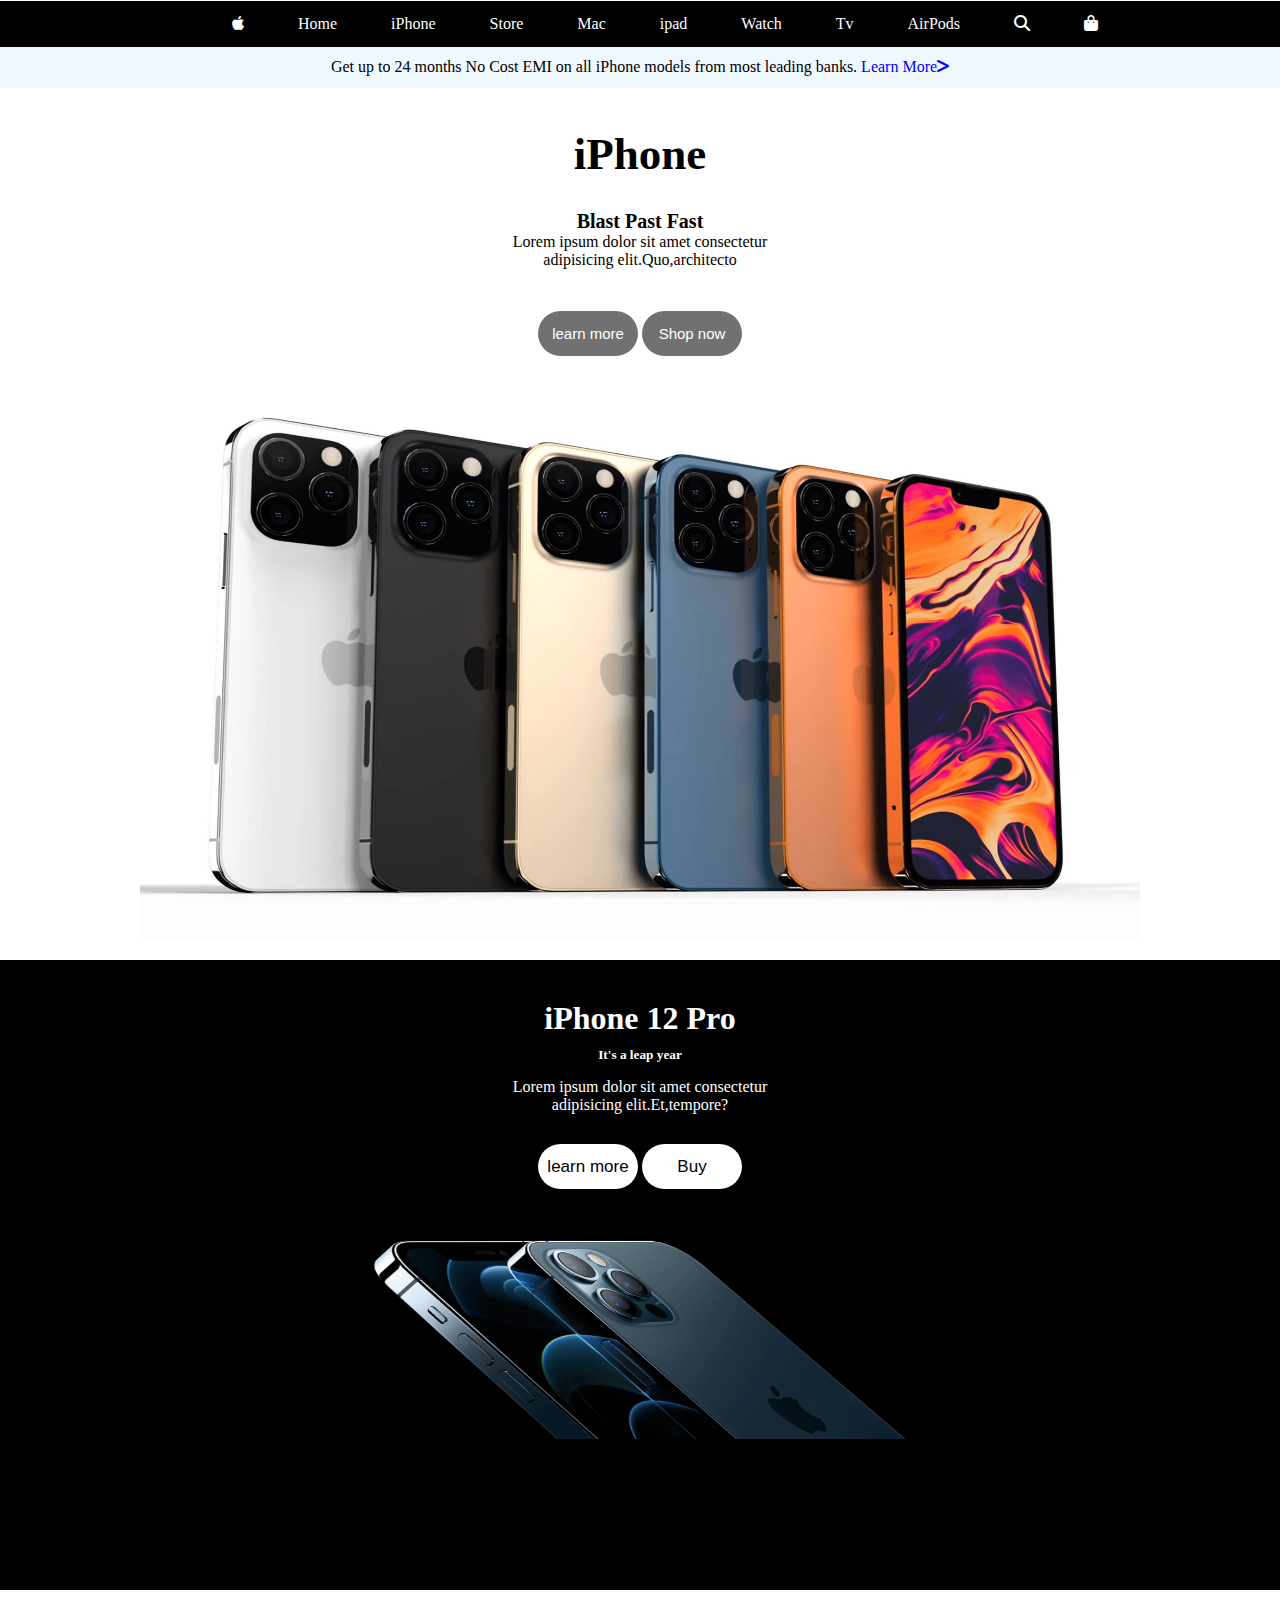
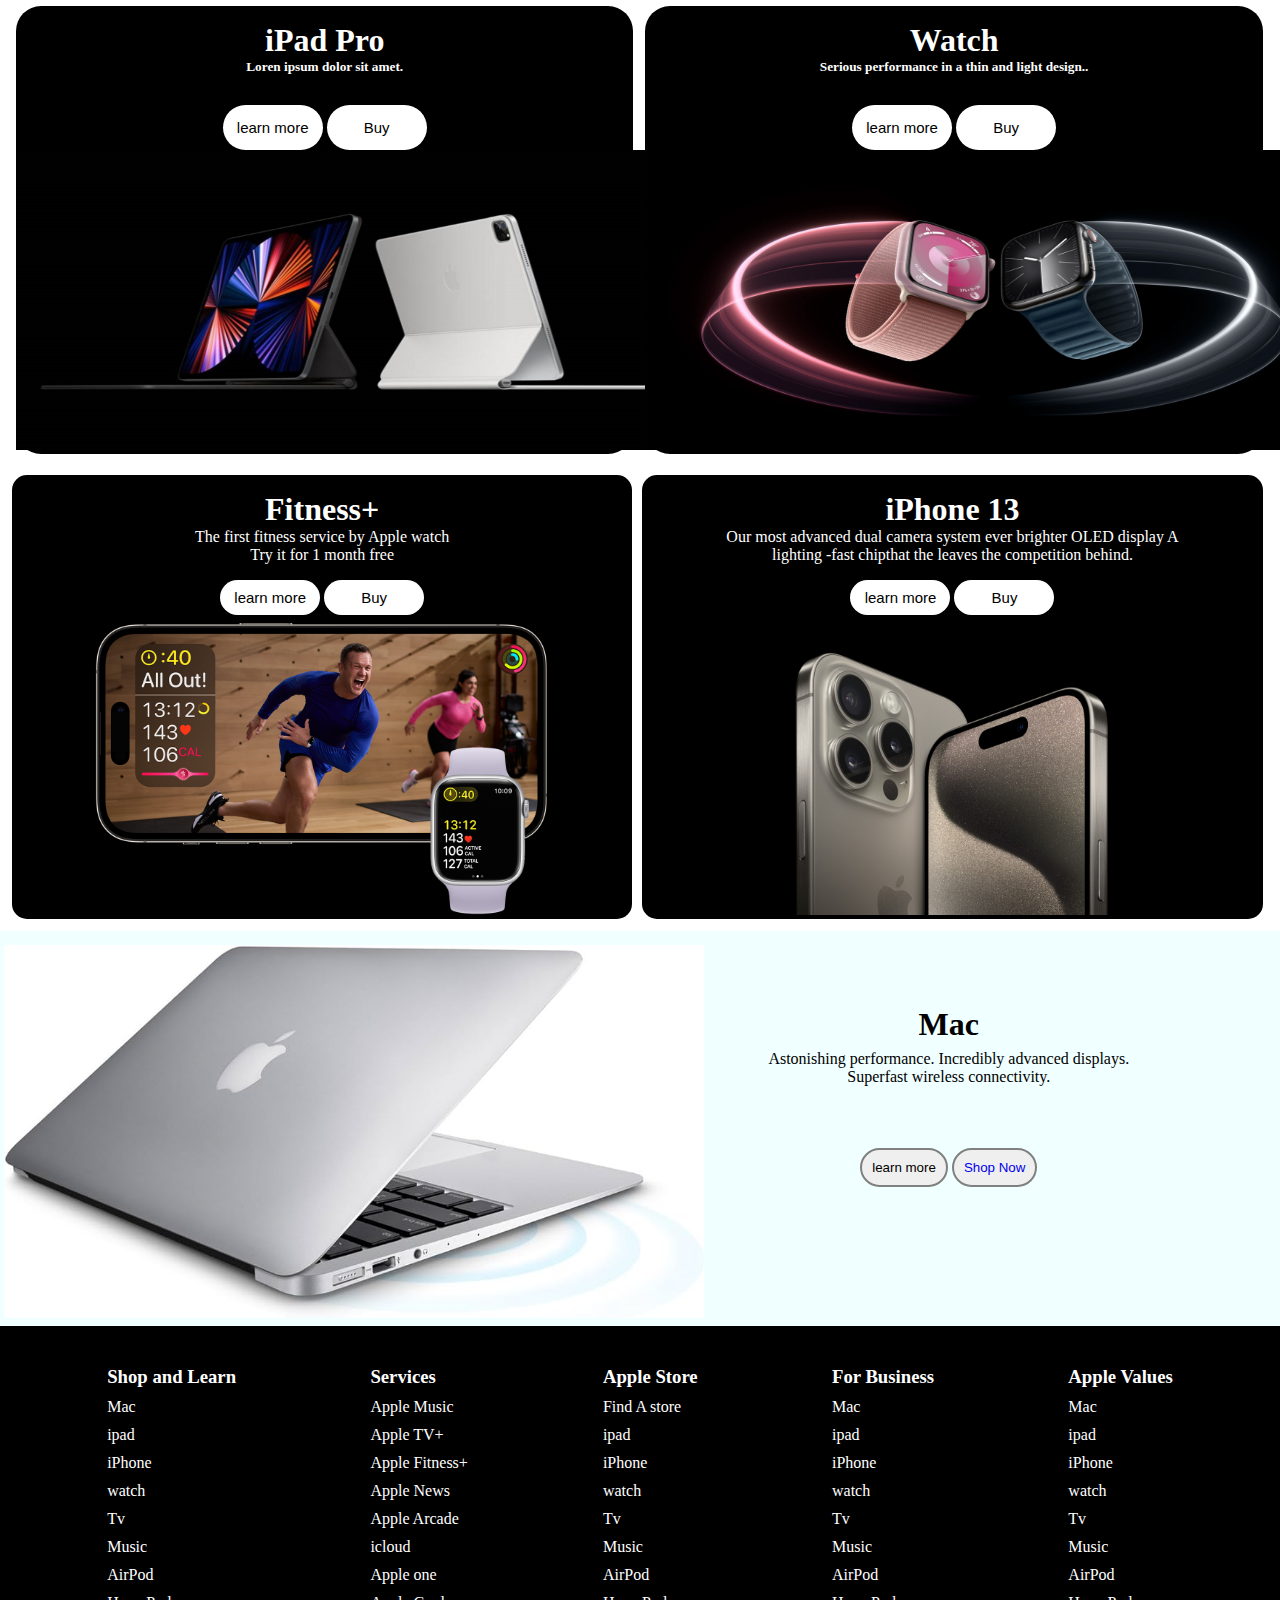
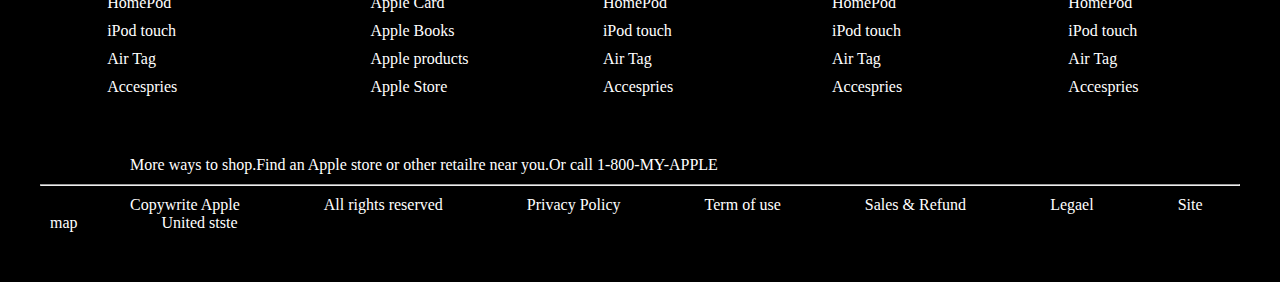
<file: index.html>
<!DOCTYPE html>
<html lang="en">

<head>
    <meta charset="UTF-8">
    <meta name="viewport" content="width=device-width, initial-scale=1.0">
    <title>AppleClone</title>
    <link rel="stylesheet" href="https://cdnjs.cloudflare.com/ajax/libs/font-awesome/6.5.2/css/all.min.css" />
    <link rel="stylesheet" href="style.css">
    
</head>

<body>
 <div class="nav">
    <header>
        <nav>
            <ul>
                <li><a href="apple-logo.html"><i class="fa-brands fa-apple"></i></a></li>
                <li><a href="index.html">Home</a></li>
                <li><a href="iphone.html">iPhone</a></li>
                <li><a href="store.html">Store</a></li>
                <li><a href="mac.html">Mac</a></li>
                <li><a href="ipad.html">ipad</a></li>
                <li><a href="watch.html">Watch</a></li>
                <li><a href="tv.html">Tv</a></li>
                <li><a href="airpods.html">AirPods</a></li>
                <li><i class="fa-solid fa-magnifying-glass"></i></li>
                <li><i class="fa-solid fa-bag-shopping"></i></li>
            </ul>
        </nav>
    </header>
 </div>

    <div class="sub-nav">
        <p>Get up to 24 months No Cost EMI on all iPhone models from most leading banks. <a href="learn.html"> Learn More<i class="fa-solid fa-greater-than"></i></a></p>
    </div>
    <div class="hero">
        <h1>iPhone</h1>
        <h5>Blast Past Fast</h5>
        <p>Lorem ipsum dolor sit amet consectetur<br> adipisicing elit.Quo,architecto</p>

        <div class="link">
            <button><a href="learn-more.html">learn more</a></button>
            <button><a href="iphone.html">Shop now</a></button>
        </div>
        <img width="1000px" height="600px "src="image1.jpg" alt="Iphone">
    </div>
    <div class="second">
        <h1>iPhone 12 Pro</h1>
        <h5>It's a leap year</h5>
        <P>Lorem ipsum dolor sit amet consectetur<br> adipisicing elit.Et,tempore?</P>
        <div class="link-1">
            <button><a href="learn-more.html">learn more</a></button>
            <button><a href="iphone.html">Buy</a></button>
        </div>
        <img width="600px" height="250px"
            src="image2.webp"
            alt="iphone">
    </div>
    <div class="main">
        <div class="box">
            <h1>iPad Pro</h1>
            <h5>Loren ipsum dolor sit amet.</h5>
            <div class="link-2">
                <button><a href="learn-more.html">learn more</a></button>
                <button><a href="iphone.html">Buy</a></button>
            </div>
            <img width="700px" height="300px" src="image3.jpg"`
                alt="iPad Pro">
        </div>
        <div class="box">
            <h1>Watch</h1>
            <h5>Serious performance in a thin and light design..</h5>
            <div class="link-3">
                <button><a href="learn-more.html">learn more</a></button>
                <button><a href="iphone.html">Buy</a></button>
            </div>
            <img width="700px" height="300px"
                src="image4.jpg"
                alt="Watch">
        </div>
    </div>

    <div class="outer">
        <div class="Box2">
            <h1>Fitness+</h1>
            <P>The first fitness service by Apple watch<br> Try it for 1 month free</P>

            <div class="link-4">
                <button><a href="learn-more.html">learn more</a></button>
                <button><a href="iphone.html">Buy</a></button>
            </div>

            <img height="300px"
                src="image5.png"
                alt="Fitness+">
        </div>
        <div class="Box3">
            <h1>iPhone 13</h1>
            <P>Our most advanced dual camera system ever brighter OLED display A<br> lighting -fast chipthat the leaves
                the competition behind.</P>

            <div class="link-5">
                <button><a href="learn-more.html">learn more</a></button>
                <button><a href="iphone.html">Buy</a></button>
            </div>

            <img height="300px"
                src="image6.jpg"
                alt="iphone 13">
        </div>
    </div>

    <div class="ipad">
        <div class="first">
            <img width="700px" src="image7.jpg"alt="mac-book">
        </div>
        <div class="ipad-text">
            <h1>Mac</h1>
            <P>Astonishing performance. Incredibly advanced displays. <br> Superfast wireless connectivity.</P>
             
            <div class="btn">
                <button>learn more</button>
                <button><a href="mac.html">Shop Now</a></button>
                
            </div>
        </div>
    </div>

    <footer>
        <div class="main-footer">
            <div class="footer">
                <ul>
                    <li><h3>Shop and Learn</h3></li>
                    <li>Mac</li>
                    <li>ipad</li>
                    <li>iPhone</li>
                    <li>watch</li>
                    <li>Tv</li>
                    <li>Music</li>
                    <li>AirPod</li>
                    <li>HomePod</li>
                    <li>iPod touch</li>
                    <li>Air Tag</li>
                    <li>Accespries</li>
                </ul>
            </div>
            <div class="footer2">
                <ul>
                    <li><h3>Services</h3></li>
                    <li>Apple Music </li>
                    <li>Apple TV+</li>
                    <li>Apple Fitness+</li>
                    <li>Apple News</li>
                    <li>Apple Arcade</li>
                    <li>icloud</li>
                    <li>Apple one</li>
                    <li>Apple Card</li>
                    <li>Apple Books</li>
                    <li>Apple products</li>
                    <li>Apple Store</li>
                </ul>
            </div>
            <div class="footer3">
                <ul>
                    <li><h3>Apple Store</h3></li>
                    <li>Find A store </li>
                    <li>ipad</li>
                    <li>iPhone</li>
                    <li>watch</li>
                    <li>Tv</li>
                    <li>Music</li>
                    <li>AirPod</li>
                    <li>HomePod</li>
                    <li>iPod touch</li>
                    <li>Air Tag</li>
                    <li>Accespries</li>
                </ul>
            </div>
            <div class="footer4">
                <ul>
                    <li><h3>For Business </h3></li>
                    <li>Mac</li>
                    <li>ipad</li>
                    <li>iPhone</li>
                    <li>watch</li>
                    <li>Tv</li>
                    <li>Music</li>
                    <li>AirPod</li>
                    <li>HomePod</li>
                    <li>iPod touch</li>
                    <li>Air Tag</li>
                    <li>Accespries</li>
                </ul>
            </div>
            <div class="footer5">
                <ul>
                    <li><h3>Apple Values</h3></li>
                    <li>Mac</li>
                    <li>ipad</li>
                    <li>iPhone</li>
                    <li>watch</li>
                    <li>Tv</li>
                    <li>Music</li>
                    <li>AirPod</li>
                    <li>HomePod</li>
                    <li>iPod touch</li>
                    <li>Air Tag</li>
                    <li>Accespries</li>
                </ul>
            </div>
        </div>
        <div class="footer-text">
            <P>More ways to shop.Find an Apple store or other retailre near you.Or call 1-800-MY-APPLE</P>
             <hr>
        </div>
        <div class="footer-nav">
            <ul>
                <li>Copywrite Apple</li>
                <li>All rights reserved</li>
                <li>Privacy Policy</li>
                <li>Term of use</li>
                <li>Sales & Refund</li>
                <li>Legael</li>
                <li>Site map</li>
                <li>United stste</li>
            </ul>
        </div>
    </footer>

</body>

</html>
</file>
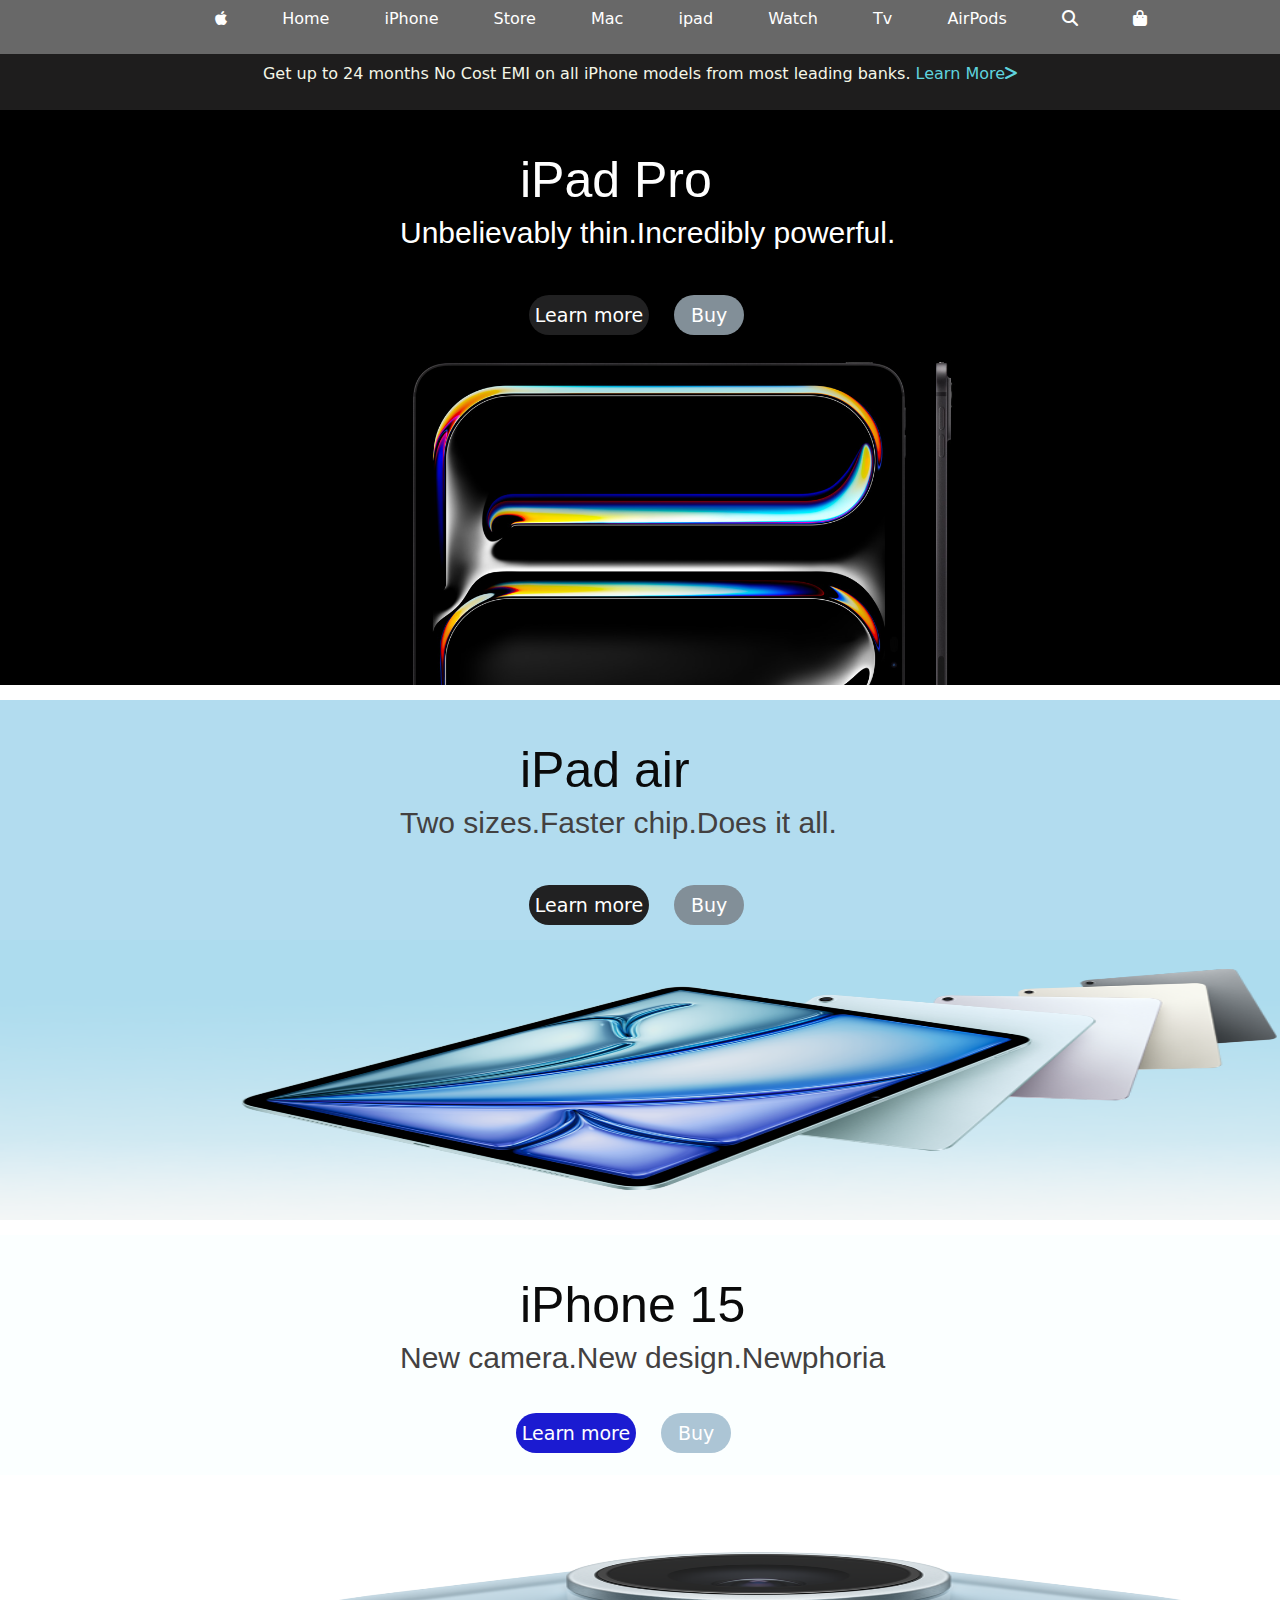
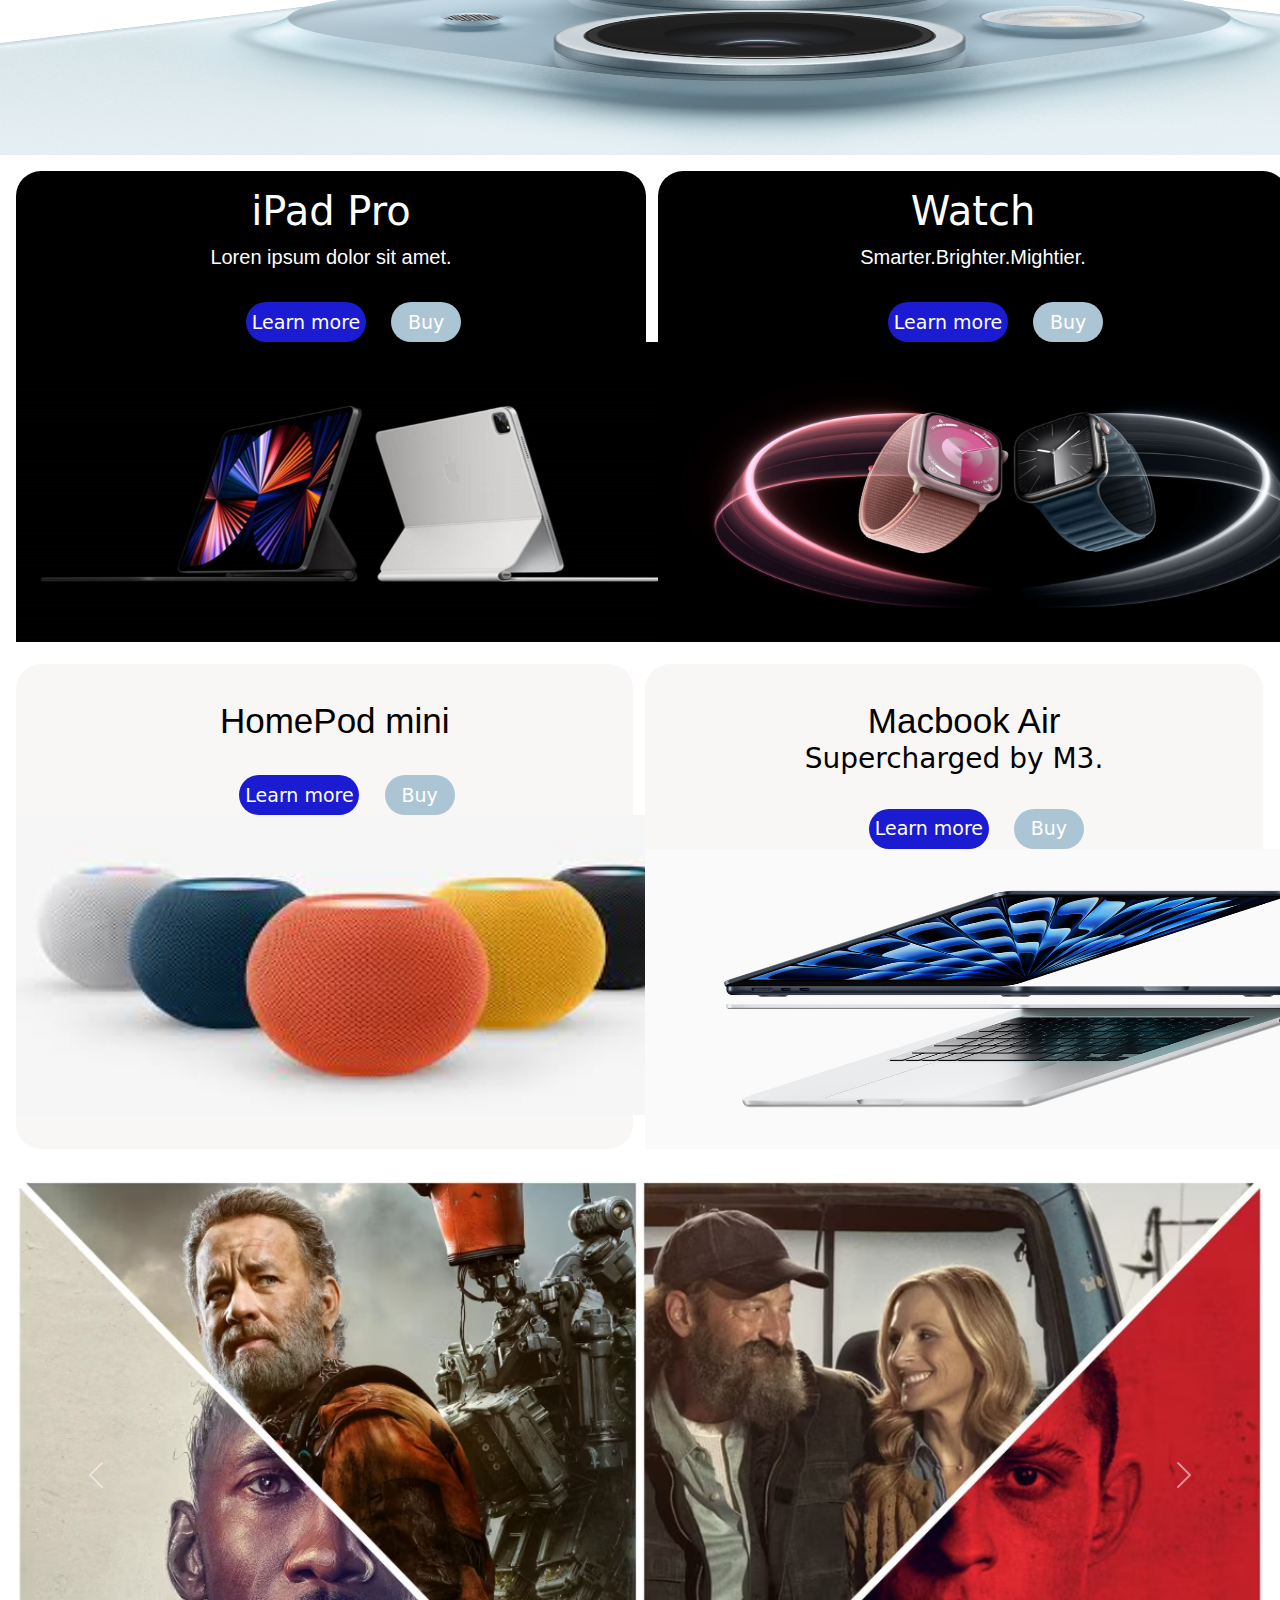
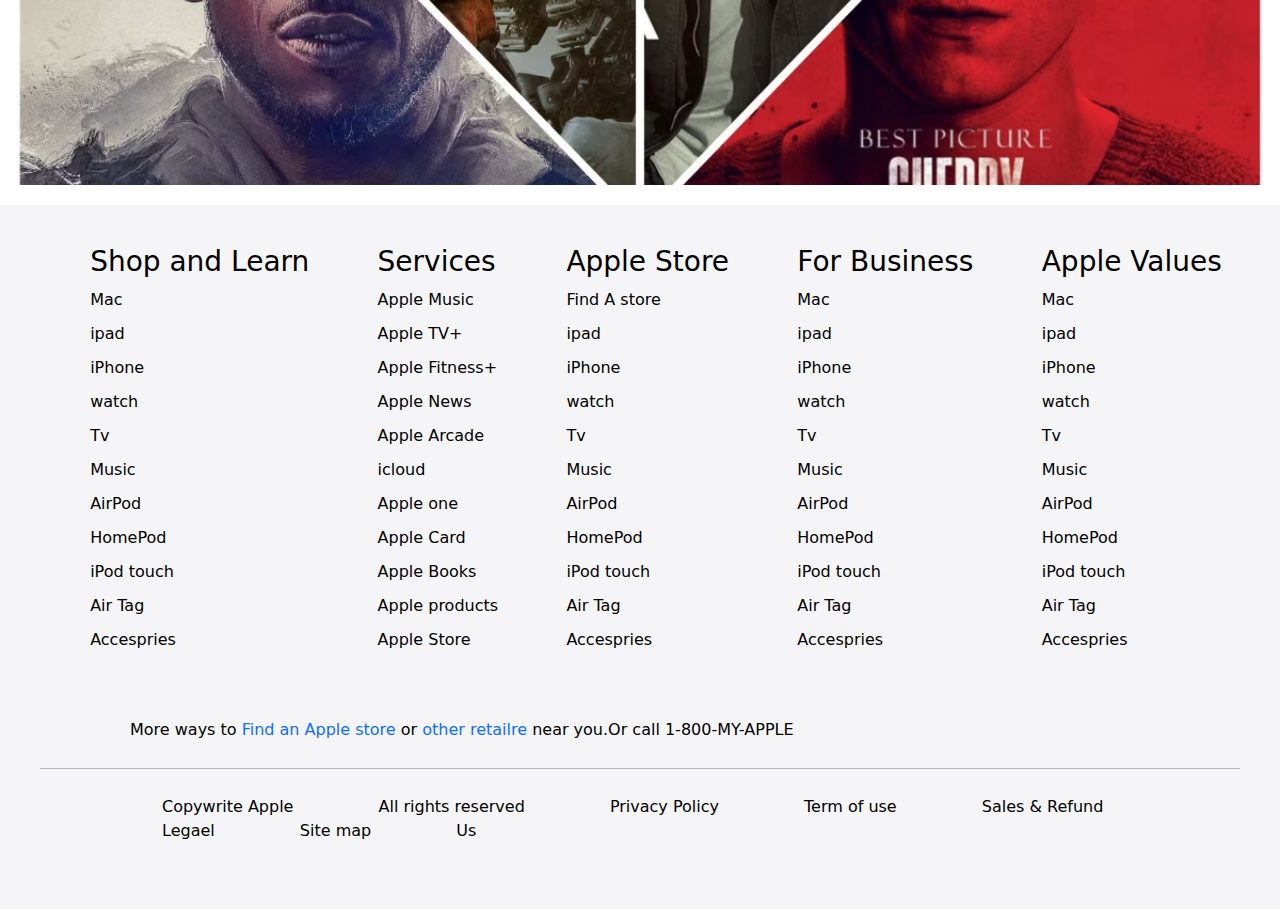
<file: apple-logo.html>
<!DOCTYPE html>
<html lang="en">
<head>
    <meta charset="UTF-8">
    <meta name="viewport" content="width=device-width, initial-scale=1.0">
    <title>apple-logo</title>
    <link rel="stylesheet" href="https://cdnjs.cloudflare.com/ajax/libs/font-awesome/6.5.2/css/all.min.css" />
    <link rel="stylesheet" href="apple-logo.css">
    <script src="https://cdn.jsdelivr.net/npm/bootstrap@5.3.3/dist/js/bootstrap.bundle.min.js" integrity="sha384-YvpcrYf0tY3lHB60NNkmXc5s9fDVZLESaAA55NDzOxhy9GkcIdslK1eN7N6jIeHz" crossorigin="anonymous"></script>
    <link href="https://cdn.jsdelivr.net/npm/bootstrap@5.3.3/dist/css/bootstrap.min.css" rel="stylesheet" integrity="sha384-QWTKZyjpPEjISv5WaRU9OFeRpok6YctnYmDr5pNlyT2bRjXh0JMhjY6hW+ALEwIH" crossorigin="anonymous">
</head>
<body>
    <div class="nav-bar">
       <header>
            <nav>
                <ul>
                    <li><a href="apple-logo.html"><i class="fa-brands fa-apple"></i></a></li>
                    <li><a href="index.html">Home</a></li>
                    <li><a href="iphone.html">iPhone</a></li>
                    <li><a href="store">Store</a></li>
                    <li><a href="mac.html">Mac</a></li>
                    <li><a href="ipad.html">ipad</a></li>
                    <li><a href="watch.html">Watch</a></li>
                    <li><a href="tv.html">Tv</a></li>
                    <li><a href="airpods.html">AirPods</a></li>
                    <li><i class="fa-solid fa-magnifying-glass"></i></li>
                    <li><i class="fa-solid fa-bag-shopping"></i></li>
                </ul>
            </nav>
        </header>
    </div>
     <div class="sub-nav">
        <p style="color: rgb(244, 246, 231);">Get up to 24 months No Cost EMI on all iPhone models from most leading banks. <a style="text-decoration: none;" href=learn.html"> Learn More<i class="fa-solid fa-greater-than"></i></a></p>
    </div>
    <div class="ipad-pro">
        <h1>iPad Pro</h1>
        <P>Unbelievably thin.Incredibly powerful.</P>
        <div class="btn">
          <button class="btn-1"><a style="color: white;text-decoration: none;" href="#">Learn more</a></button>
          <button class="btn-2"><a style="color: white;text-decoration: none;" href="#">Buy</a></button>
        </div>
        <div class="img">
            <img src="ipad-pro-1.jpg">
        </div>
    </div>
    <div class="ipad-air">
        <h1>iPad air</h2></h1>
        <P>Two sizes.Faster chip.Does it all.</P>
        <div class="btn">
          <button class="btn-1"><a style="color: white;text-decoration: none;" href="#">Learn more</a></button>
          <button class="btn-2"><a style="color: white;text-decoration: none;" href="#">Buy</a></button>
        </div>
    </div>
    <div class="img-1">
        <img src="ipad-air.png">
    </div>
    <div class="iphone-15">
        <h1>iPhone 15</h2></h1>
        <P>New camera.New design.Newphoria</P>
        <div class="btnnn">
          <button class="btnn-1"><a style="color: white;text-decoration: none;" href="#">Learn more</a></button>
          <button class="btnn-2"><a style="color: white;text-decoration: none;" href="#">Buy</a></button>
        </div>
    </div>
    <div class="img-1">
        <img src="15-iphone.jpg">
    </div>
    <div class="main">
        <div class="box">
            <h1>iPad Pro</h1>
            <h5>Loren ipsum dolor sit amet.</h5>
            <div class="btnn">
                <button class="btnn-1"><a style="color: white;text-decoration: none;" href="#">Learn more</a></button>
                <button class="btnn-2"><a style="color: white;text-decoration: none;" href="#">Buy</a></button>
              </div>
            <img width="700px" height="300px" src="image3.jpg"`
                alt="iPad Pro">
        </div>
        <div class="box">
            <h1>Watch</h1>
            <h5>Smarter.Brighter.Mightier.</h5>
            <div class="btnn">
                <button class="btnn-1"><a style="color: white;text-decoration: none;" href="#">Learn more</a></button>
                <button class="btnn-2"><a style="color: white;text-decoration: none;" href="#">Buy</a></button>
              </div>
            <img width="700px" height="300px"
                src="image4.jpg"
                alt="Watch">
        </div>
    </div>
    <div class="main-1">
        <div class="box-1">
            <h1>HomePod mini</h1>
            <div class="btnn">
                <button class="btnn-1"><a style="color: white;text-decoration: none;" href="#">Learn more</a></button>
                <button class="btnn-2"><a style="color: white;text-decoration: none;" href="#">Buy</a></button>
              </div>
            <img width="700px" height="300px" src="home-pod.jpeg"
                alt="iPad Pro">
        </div>
        <div class="box-2">
            <h1>Macbook Air</h1>
            <h3>Supercharged by M3.</h3>
            <div class="btnn">
                <button class="btnn-1"><a style="color: white;text-decoration: none;" href="#">Learn more</a></button>
                <button class="btnn-2"><a style="color: white;text-decoration: none;" href="#">Buy</a></button>
              </div>
            <img width="740px" height="300px"
                src="air-1.jpeg"
                alt="Watch">
        </div>
    </div>

   <!------carousels(Bootstrap)---->
   <div id="carouselExampleAutoplaying" class="carousel slide" data-bs-ride="carousel">
    <div class="carousel-inner">
      <div class="carousel-item active yogesh-1">
        <img src="m1.avif" class="d-block w-100" alt="...">
      </div>
      <div class="carousel-item yogesh-1">
        <img src="m2.webp" class="d-block w-100" alt="...">
      </div>
      <div class="carousel-item yogesh-3">
        <img src="m3.jpg" class="d-block w-100" alt="...">
      </div>
    </div>
    <button class="carousel-control-prev" type="button" data-bs-target="#carouselExampleAutoplaying" data-bs-slide="prev">
      <span class="carousel-control-prev-icon" aria-hidden="true"></span>
      <span class="visually-hidden">Previous</span>
    </button>
    <button class="carousel-control-next" type="button" data-bs-target="#carouselExampleAutoplaying" data-bs-slide="next">
      <span class="carousel-control-next-icon" aria-hidden="true"></span>
      <span class="visually-hidden">Next</span>
    </button>
  </div>





<!-----Footer------>
    <footer>
        <div class="main-footer">
            <div class="footer">
                <ul>
                    <li><h3>Shop and Learn</h3></li>
                    <li>Mac</li>
                    <li>ipad</li>
                    <li>iPhone</li>
                    <li>watch</li>
                    <li>Tv</li>
                    <li>Music</li>
                    <li>AirPod</li>
                    <li>HomePod</li>
                    <li>iPod touch</li>
                    <li>Air Tag</li>
                    <li>Accespries</li>
                </ul>
            </div>
            <div class="footer2">
                <ul>
                    <li><h3>Services</h3></li>
                    <li>Apple Music </li>
                    <li>Apple TV+</li>
                    <li>Apple Fitness+</li>
                    <li>Apple News</li>
                    <li>Apple Arcade</li>
                    <li>icloud</li>
                    <li>Apple one</li>
                    <li>Apple Card</li>
                    <li>Apple Books</li>
                    <li>Apple products</li>
                    <li>Apple Store</li>
                </ul>
            </div>
            <div class="footer3">
                <ul>
                    <li><h3>Apple Store</h3></li>
                    <li>Find A store </li>
                    <li>ipad</li>
                    <li>iPhone</li>
                    <li>watch</li>
                    <li>Tv</li>
                    <li>Music</li>
                    <li>AirPod</li>
                    <li>HomePod</li>
                    <li>iPod touch</li>
                    <li>Air Tag</li>
                    <li>Accespries</li>
                </ul>
            </div>
            <div class="footer4">
                <ul>
                    <li><h3>For Business </h3></li>
                    <li>Mac</li>
                    <li>ipad</li>
                    <li>iPhone</li>
                    <li>watch</li>
                    <li>Tv</li>
                    <li>Music</li>
                    <li>AirPod</li>
                    <li>HomePod</li>
                    <li>iPod touch</li>
                    <li>Air Tag</li>
                    <li>Accespries</li>
                </ul>
            </div>
            <div class="footer5">
                <ul>
                    <li><h3>Apple Values</h3></li>
                    <li>Mac</li>
                    <li>ipad</li>
                    <li>iPhone</li>
                    <li>watch</li>
                    <li>Tv</li>
                    <li>Music</li>
                    <li>AirPod</li>
                    <li>HomePod</li>
                    <li>iPod touch</li>
                    <li>Air Tag</li>
                    <li>Accespries</li>
                </ul>
            </div>
        </div>
        <div class="footer-text">
            <P>More ways to <a style="text-decoration: none;" href="#">Find an Apple store</a> or <a style="text-decoration: none;" href="#">other retailre</a> near you.Or call 1-800-MY-APPLE</P>
             <hr>
        </div>
        <div class="footer-nav">
            <ul>
                <li>Copywrite Apple</li>
                <li>All rights reserved</li>
                <li>Privacy Policy</li>
                <li>Term of use</li>
                <li>Sales & Refund</li>
                <li>Legael</li>
                <li>Site map</li>
                <li>Us</li>
            </ul>
        </div>
    </footer>
</body>
</html>
</file>
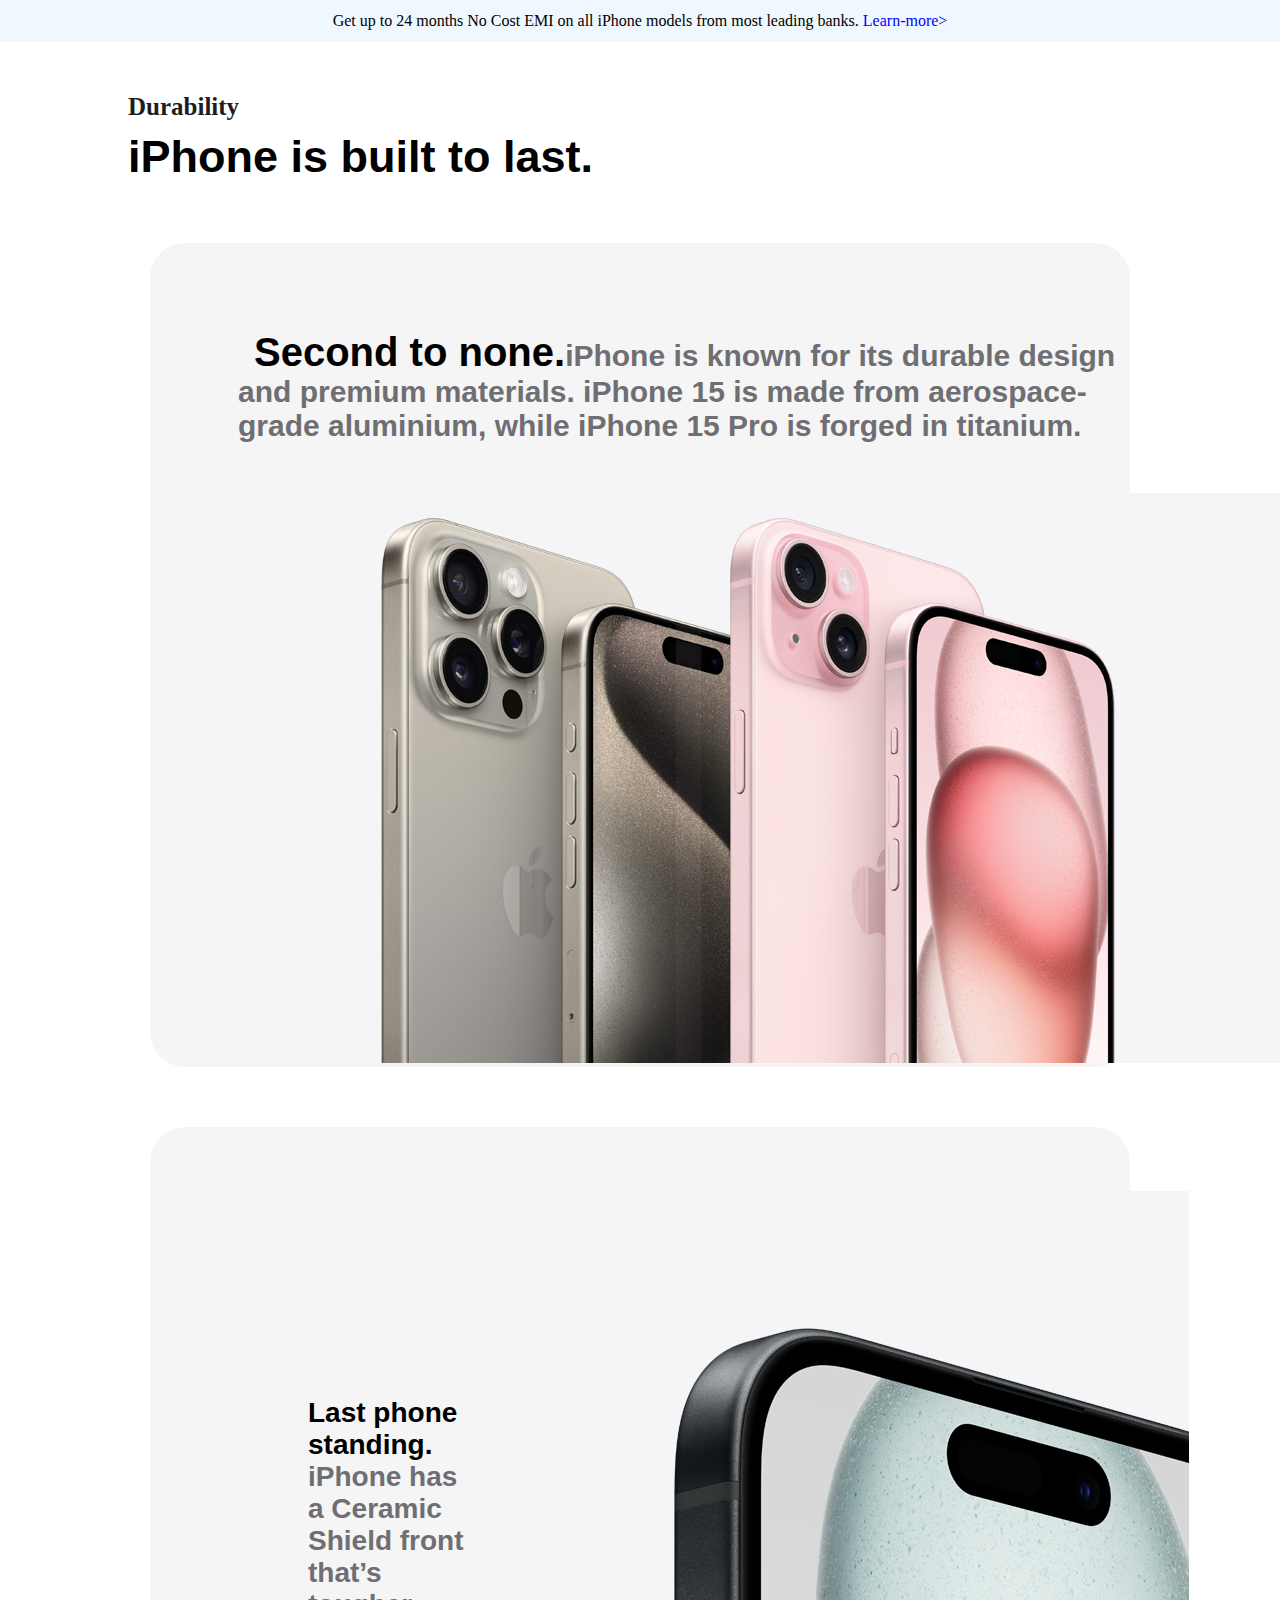
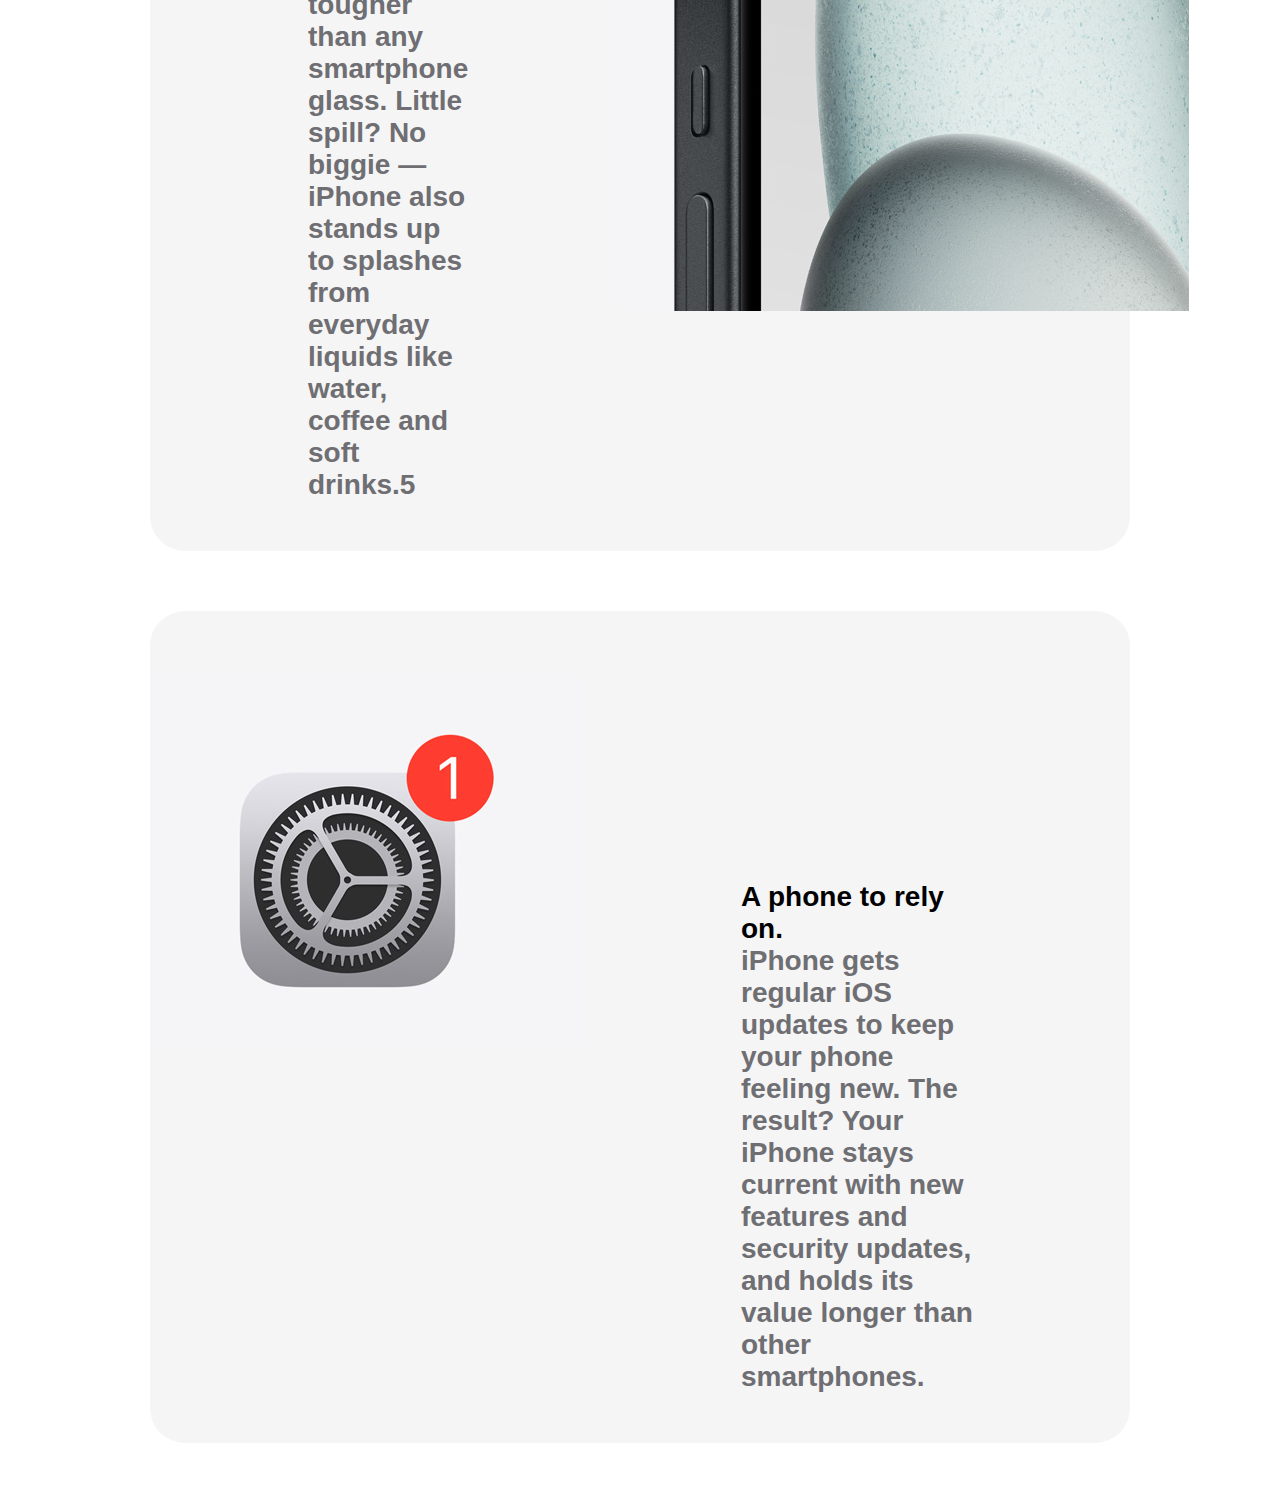
<file: learn-more.html>
<!DOCTYPE html>
<html lang="en">
<head>
    <meta charset="UTF-8">
    <meta name="viewport" content="width=device-width, initial-scale=1.0">
    <title>Learn-more</title>
    <link rel="stylesheet" href="learn-more.css">
</head>
<body>
    <form action="iphone.html">
        <div class="sub-nav">
            <p>Get up to 24 months No Cost EMI on all iPhone models from most leading banks. <a href="learn.html">Learn-more><i class="fa-solid fa-greater-than"></i></a></p>
        </div>
    <div class="text">
        <h3>Durability</h3>
        <h4>iPhone is built to last.</h4>
    </div>
    <div class="second">
        <h5><b>Second to none.</b>iPhone is known for its durable design and premium materials. iPhone 15 is made from aerospace-grade aluminium, while iPhone 15 Pro is forged in titanium.</h5>
        <div class="img">
            <img src="learn-1.jpg">
        </div>
    </div>
<div class="box-2">
    <div class="last">
        <h5><b>Last phone standing.</b><br>iPhone has a Ceramic Shield front that’s tougher than any smartphone glass. Little spill? No biggie — iPhone also stands up to splashes from everyday liquids like water, coffee and soft drinks.5</h5>
    </div> 
    <div class="img-1">
        <img src="learn-2.jpg">
    </div>
</div>
<div class="box-3">
    <div class="img-1">
        <img src="learn-3.jpg">
    </div>
    <div class="last">
        <h5><b>A phone to rely on.</b><br>iPhone gets regular iOS updates to keep your phone feeling new. The result? Your iPhone stays current with new features and security updates, and holds its value longer than other smartphones.</h5>
    </div> 
</div>
</form>
</body>
</html>
</file>
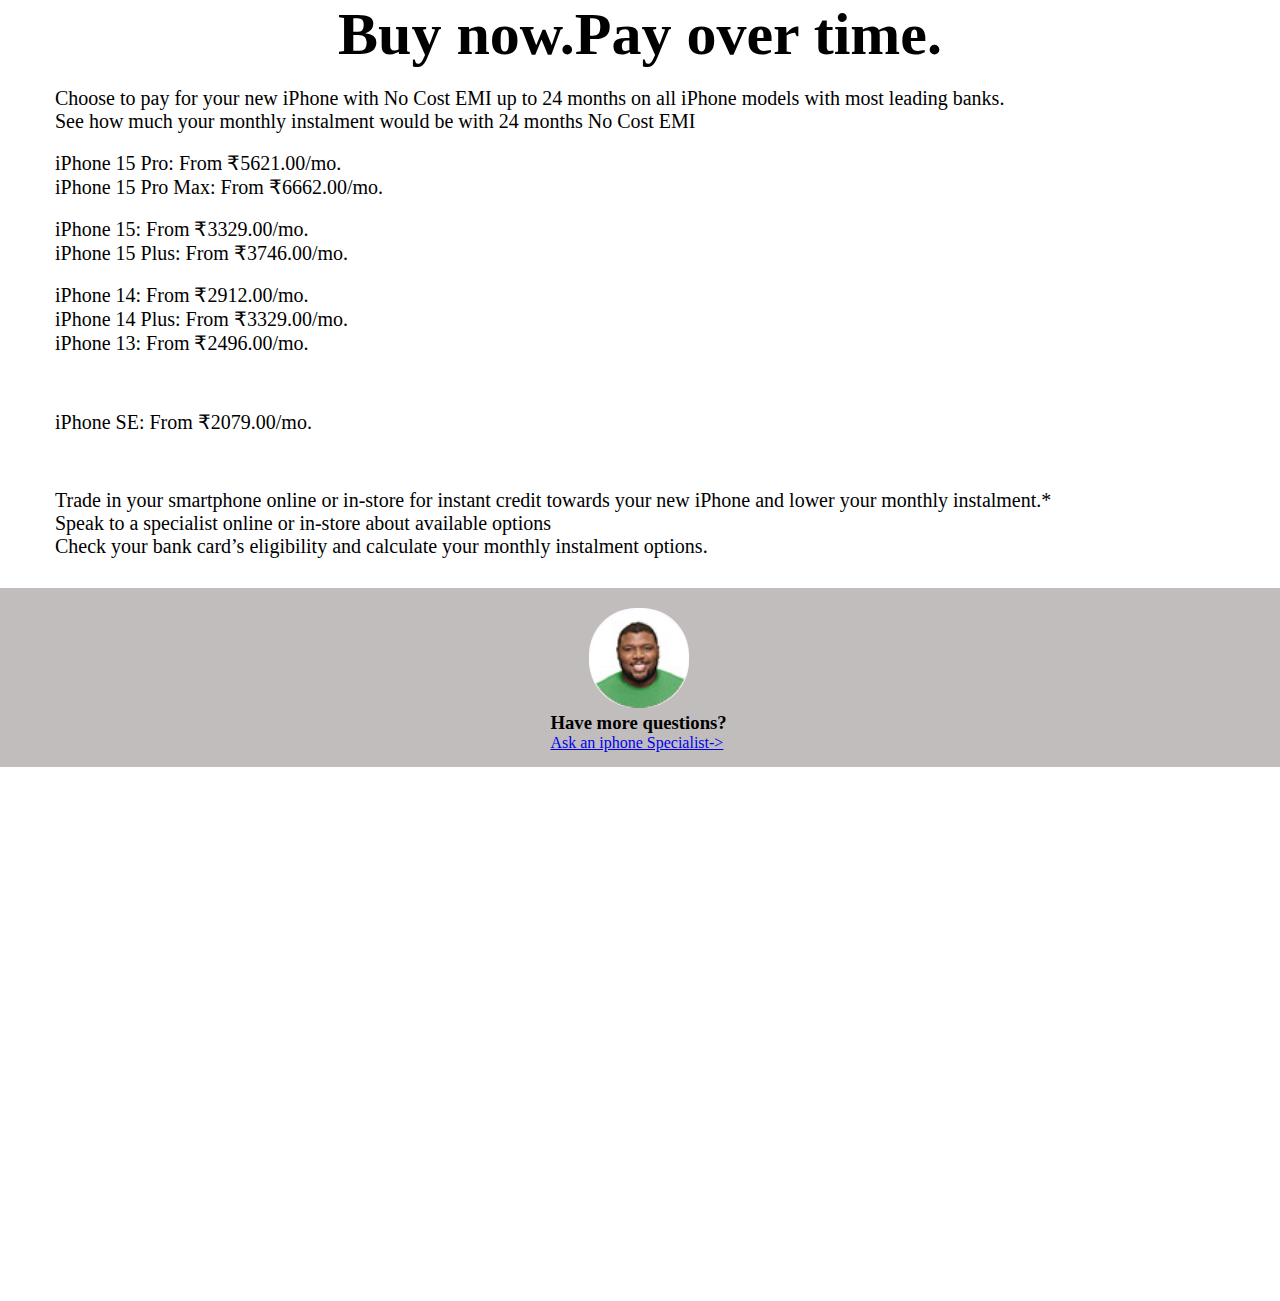
<file: learn.html>
<!DOCTYPE html>
<html lang="en">
<head>
    <meta charset="UTF-8">
    <meta name="viewport" content="width=device-width, initial-scale=1.0">
    <title>Learn More</title>
    <link rel="stylesheet" href="learn.css">
</head>
<body>
    <div class="buy">
         <h1 style="text-align: center;font-size:60px;">Buy now.Pay over time.</h1>
         <br>
         <p style="font-size: 20px;padding-left: 55px;">Choose to pay for your new iPhone with No Cost EMI up to 24 months on all iPhone models with most leading banks.</p>
         
         <P style="font-size: 20px;padding-left: 55px;">See how much your monthly instalment would be with 24 months No Cost EMI</P>
         <br>
         <p style="font-size: 20px;padding-left: 55px;">iPhone 15 Pro: From ₹5621.00/mo.</p>
         <p style="font-size: 20px;padding-left: 55px;">iPhone 15 Pro Max: From ₹6662.00/mo.</p>
         <br>
         <p style="font-size: 20px;padding-left: 55px;">iPhone 15: From ₹3329.00/mo.</p>
         <p style="font-size: 20px;padding-left: 55px;">iPhone 15 Plus: From ₹3746.00/mo.</p>
         <br>
         <p style="font-size: 20px;padding-left: 55px;">iPhone 14: From ₹2912.00/mo.</p>
         <p style="font-size: 20px;padding-left: 55px;">iPhone 14 Plus: From ₹3329.00/mo.</p>
         
         <p style="font-size: 20px;padding-left: 55px;">iPhone 13: From ₹2496.00/mo.</p>
         
         <p style="font-size: 20px;padding: 55px;">iPhone SE: From ₹2079.00/mo.</p>
         
         <p style="font-size: 20px;padding-left: 55px;">Trade in your smartphone online or in-store for instant credit towards your new iPhone and lower your monthly instalment.*</p>
         
         <p style="font-size: 20px;padding-left: 55px;"> Speak to a specialist online or in-store about available options</p>
         
         <p style="font-size: 20px;padding-left: 55px;">Check your bank card’s eligibility and calculate your monthly instalment options.</p>
     </div>
     <div class="ask">
        <img src="ask.jpeg">
        <h3>Have more questions?</h3>
        <a href="#">Ask an iphone Specialist-></a>
     </div>
</body>
</html>
</file>
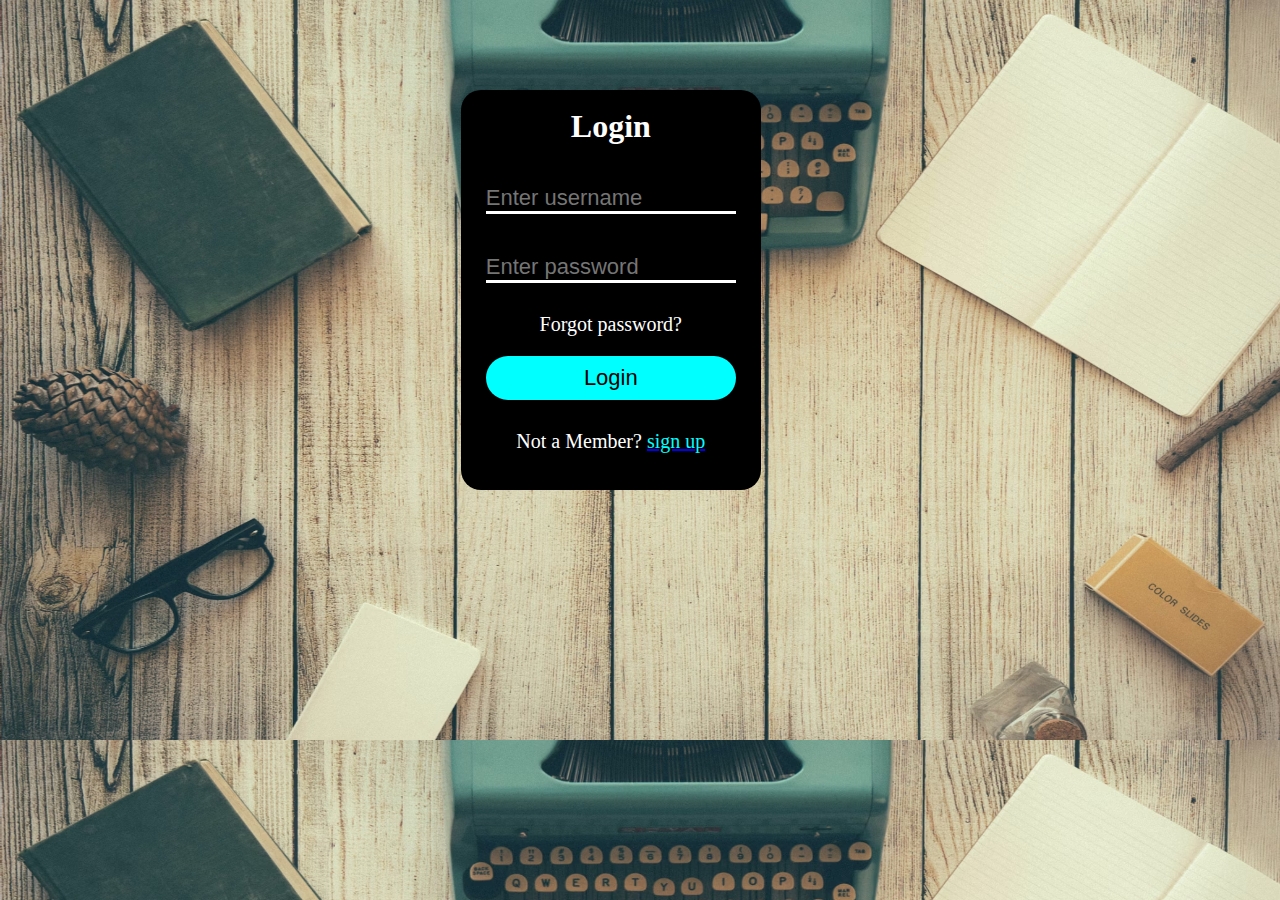
<file: login.html>
<!DOCTYPE html>
<html lang="en">
<head>
    <meta charset="UTF-8">
    <meta name="viewport" content="width=device-width, initial-scale=1.0">
    <title>Document</title>
    <link rel="Stylesheet" href="login.css">
</head>
<body>
    <form action="index.html">
    <div class="contain">
        <div class="text">
            <h1>Login</h1>
            <input class="imp1" type="text" placeholder="Enter username">
            <input class="imp1" type="password" placeholder="Enter password">
           <p>Forgot password?</p>
           <button>Login</button>
           <p>Not a Member? <a href="sup.html"><span>sign up</span></a></p>
        </div>
    </div>
    
</body>
</html>
</file>
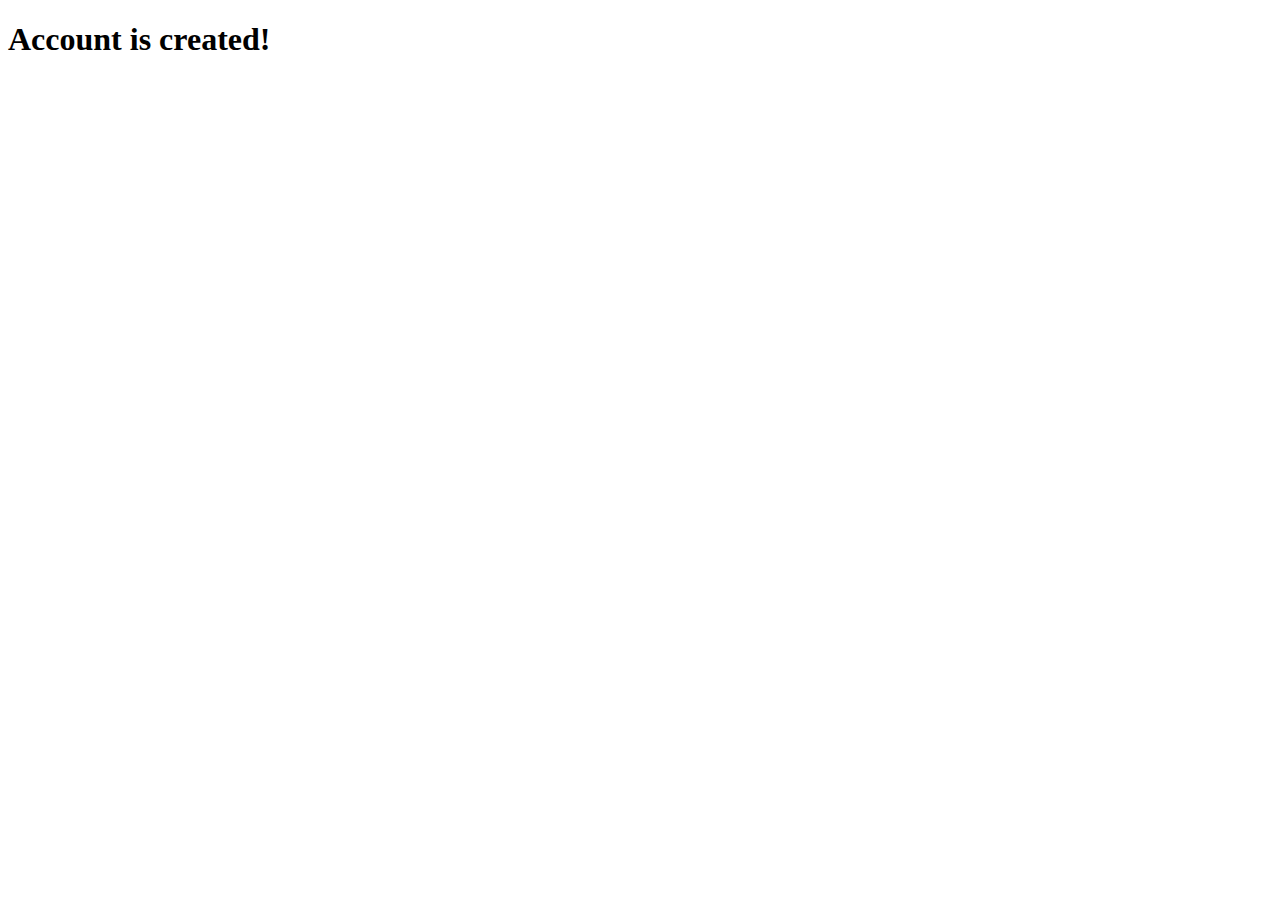
<file: ssp.html>
<!DOCTYPE html>
<html lang="en">
<head>
    <meta charset="UTF-8">
    <meta name="viewport" content="width=device-width, initial-scale=1.0">
    <title>Document</title>
</head>
<body>
    <h1>Account is created!</h1>
</from>
</body>
</html>
</file>
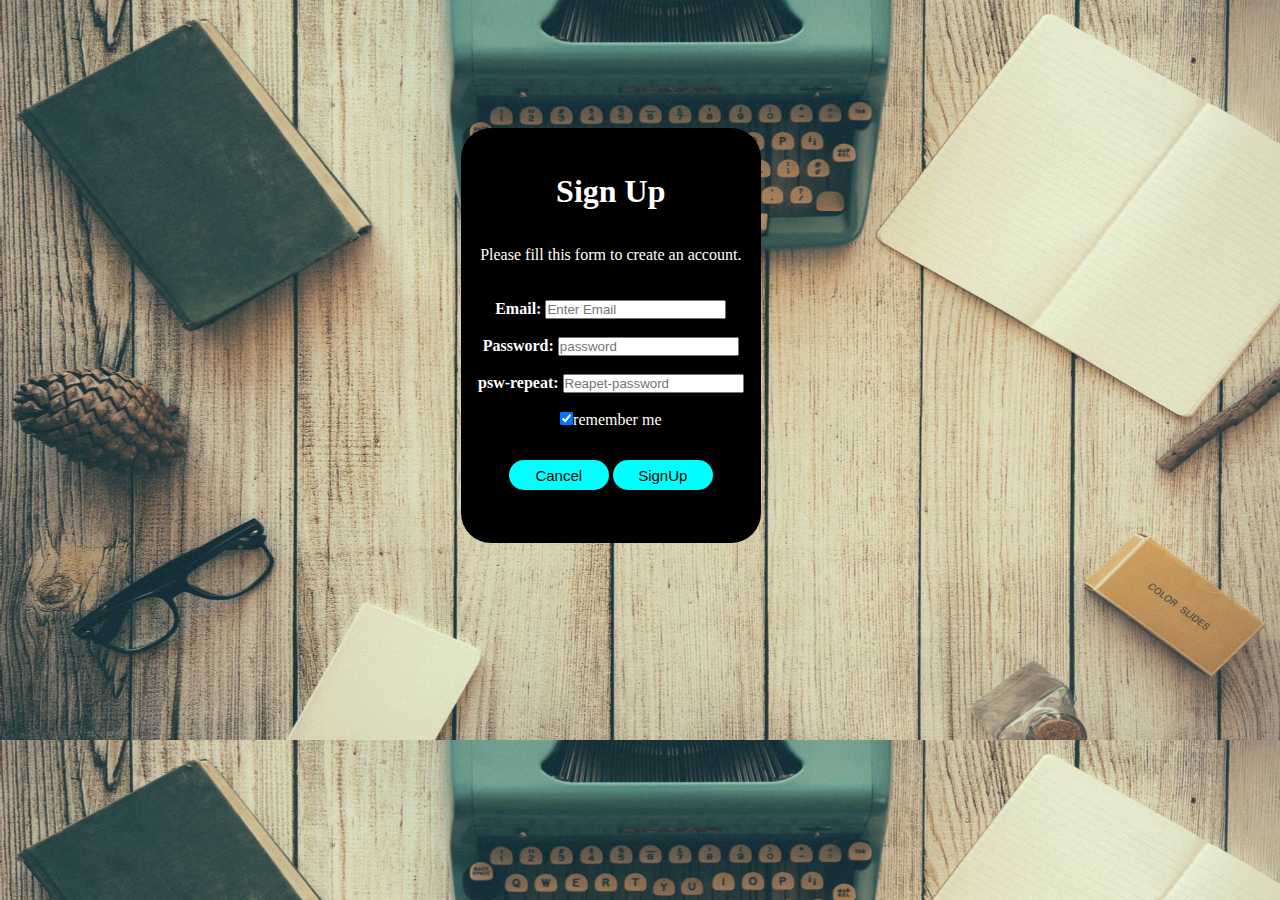
<file: sup.html>
<!DOCTYPE html>
<html lang="en">
<head>
    <meta charset="UTF-8">
    <meta name="viewport" content="width=device-width, initial-scale=1.0">
    <title>sign Up</title>
    <link rel="Stylesheet" href="sup.css">
</head>
<body>
    <form action="ssp.html">

        <div class="cont">
            <h1>Sign Up</h1>
            <br>
            <br>
            <p>Please fill this form to create an account.</p>
            <br>
            <br>
            <label for="email"><b>Email:</b></label>
            <input type="text" placeholder="Enter Email" name="email" required>
            <br>
            <br>
            <label for="Pass"><b>Password:</b></label>
            <input type="text" placeholder="password" name="Password" required>
            <br>
            <br>
            <label for="psw-repeat"><b>psw-repeat:</b></label>
            <input type="text" placeholder="Reapet-password" name="psw-repeat" required>
            <br>
            <br>
            <label>
                <input type="checkbox" checked="checked" name="remember" style="margin-bottom: 15px;">remember me
            </label>
            <br>
            
            <button >Cancel</button>
            <button>SignUp</button>
        
        </div>
    </form>
    
</body>
</html>
</file>
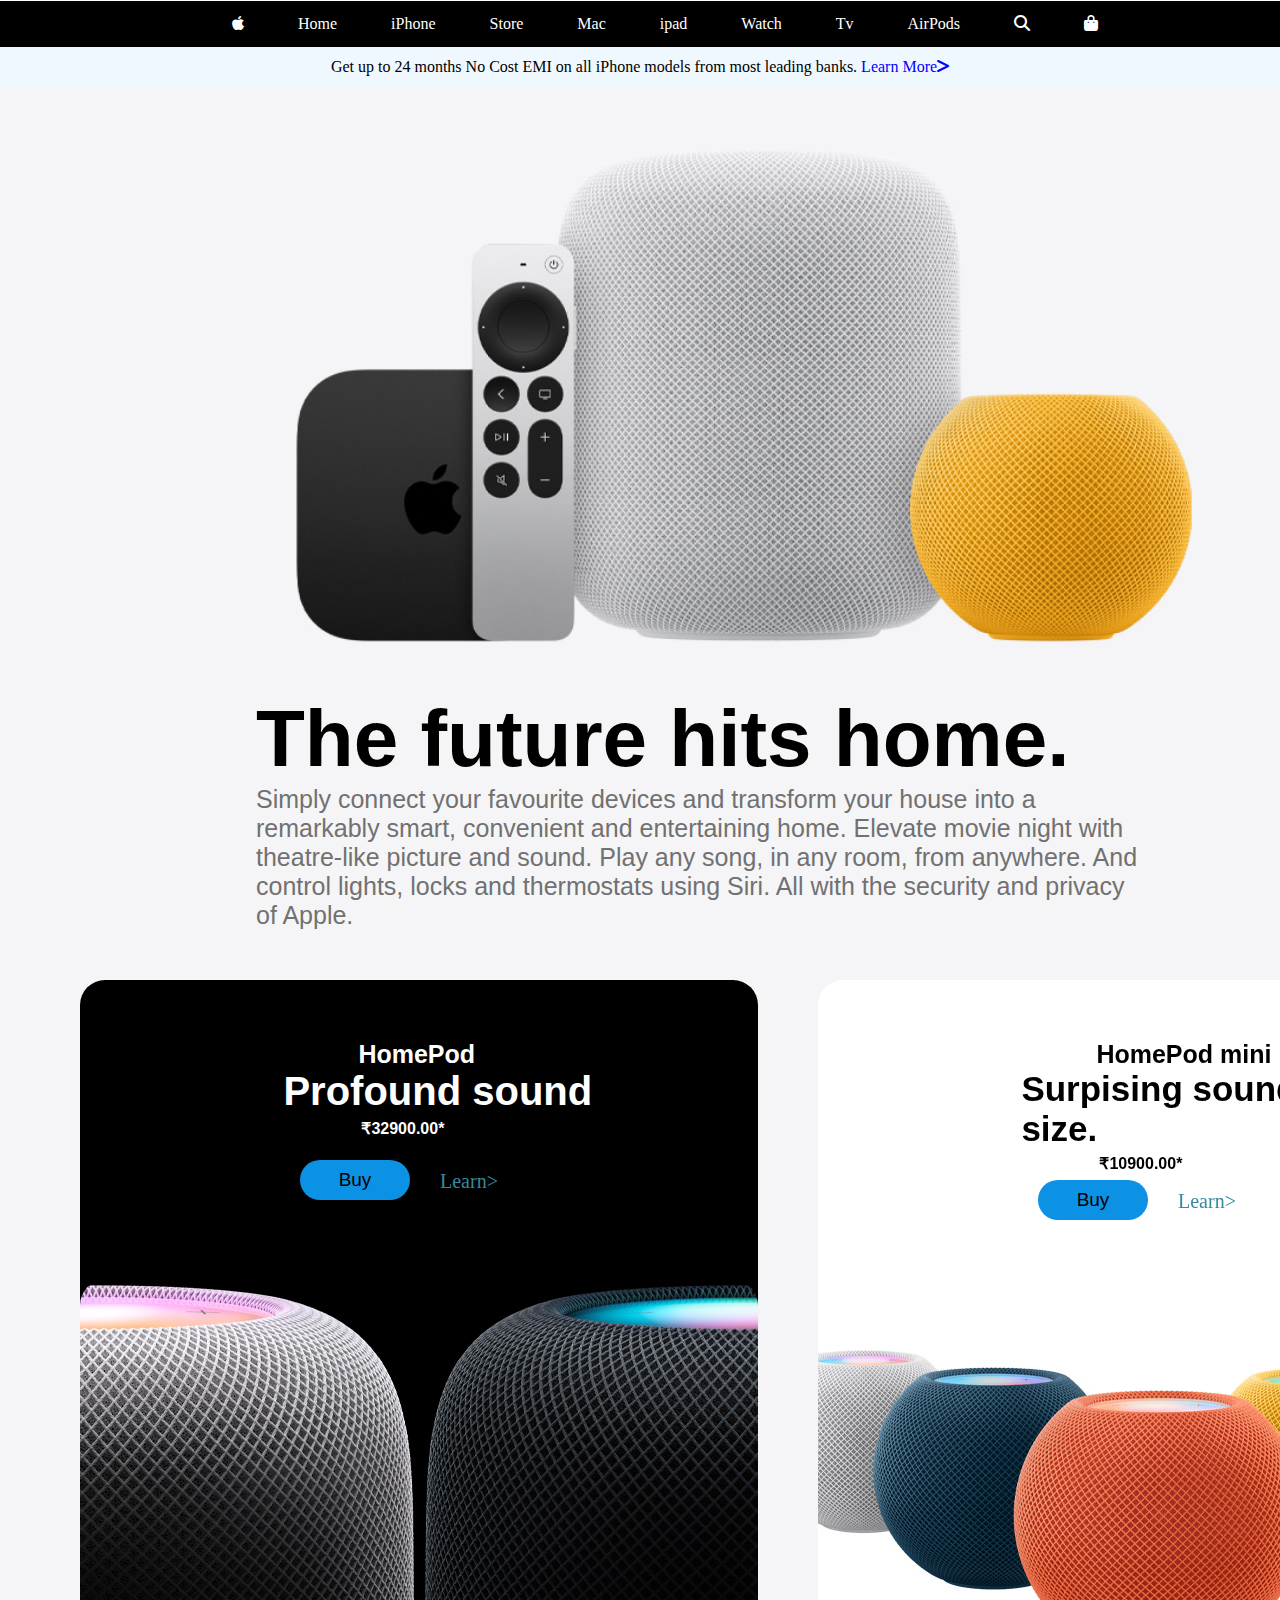
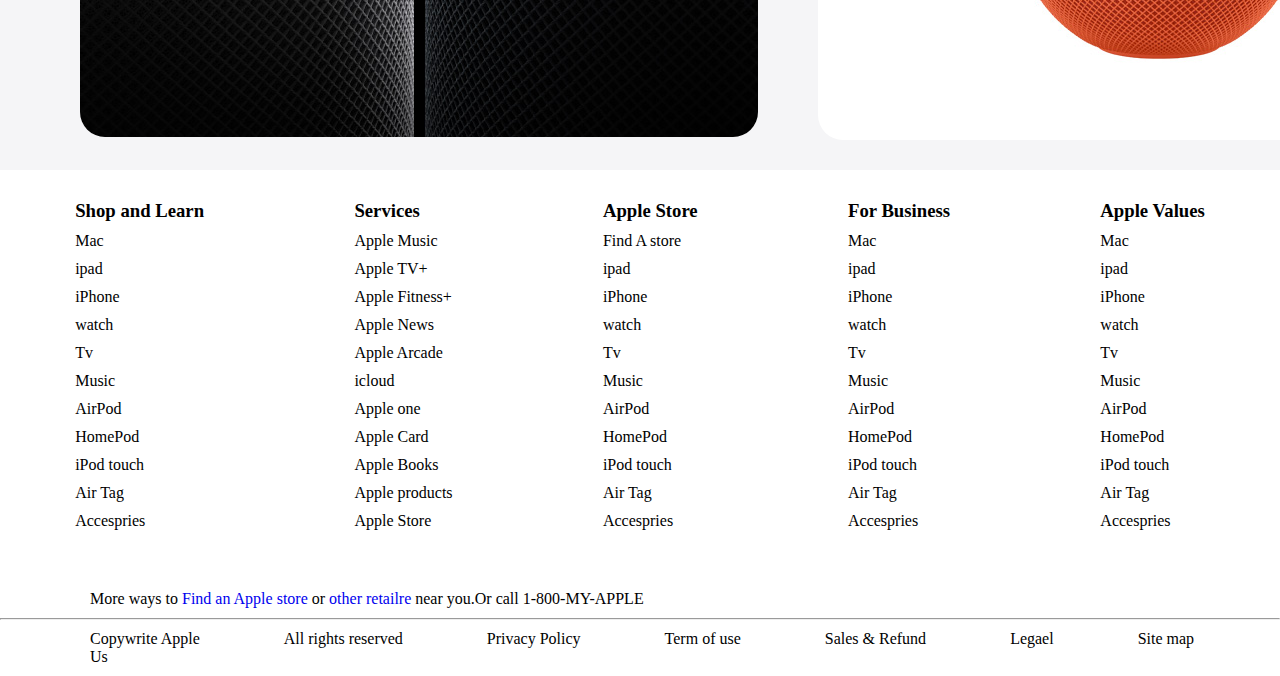
<file: tv.html>
<!DOCTYPE html>
<html lang="en">

<head>
    <meta charset="UTF-8">
    <meta name="viewport" content="width=device-width, initial-scale=1.0">
    <title>AppleClone</title>
    <link rel="stylesheet" href="https://cdnjs.cloudflare.com/ajax/libs/font-awesome/6.5.2/css/all.min.css" />
    <link rel="stylesheet" href="tv.css">
    
</head>

<body>
 <div class="nav">
    <header>
        <nav>
            <ul>
                <li><a href="apple-logo.html"><i class="fa-brands fa-apple"></i></a></li>
                <li><a href="index.html">Home</a></li>
                <li><a href="iphone.html">iPhone</a></li>
                <li><a href="store.html">Store</a></li>
                <li><a href="mac.html">Mac</a></li>
                <li><a href="ipad.html">ipad</a></li>
                <li><a href="watch.html">Watch</a></li>
                <li><a href="tv.html">Tv</a></li>
                <li><a href="airpods.html">AirPods</a></li>
                <li><i class="fa-solid fa-magnifying-glass"></i></li>
                <li><i class="fa-solid fa-bag-shopping"></i></li>
            </ul>
        </nav>
    </header>
 </div>

    <div class="sub-nav">
        <p>Get up to 24 months No Cost EMI on all iPhone models from most leading banks. <a href="learn.html"> Learn More<i class="fa-solid fa-greater-than"></i></a></p>
    </div>
    <div class="home">
        <img src="tv.jpg">
        <div class="home-text">
            <h1>The future hits home.</h1>
            <p>Simply connect your favourite devices and transform your house into a remarkably smart, convenient and entertaining home. Elevate movie night with theatre-like picture and sound. Play any song, in any room, from anywhere. And control lights, locks and thermostats using Siri. All with the security and privacy of Apple.</p>
        </div>
    </div>
<div class="fle">
    <div class="flex">
        <div class="box">
           <img style="margin:300px 0px 0px 0px;border-radius: 25px;" src="sound-1.jpg">
           <div class="text">
               <h3 style="font-size: 25px;margin: 0px 0px 0px 75px;">HomePod</h3>
               <h2 style="font-size: 40px;margin: 0px 30px 0px 0px;"> Profound sound</h2>
              <h4 style="margin: 5px 0px 0px 78px;">₹32900.00*</h4>
            </div>
            <div class="btn-2">
                <button>Buy</button>
                <span>Learn></span>
            </div>
        </div>
    </div>
    <div class="flex-1">
        <div class="box-1">
           <img style="margin:275px 0px 0px 0px;border-radius: 25px;" src="sound-2.jpg">
           <div class="text-1">
               <h3 style="font-size: 25px;margin: 0px 0px 0px 75px;color: black;">HomePod mini</h3>
               <h2 style="font-size: 35px;margin: 0px 10px 0px 0px;color: black;"> Surpising sound for its size.</h2>
              <h4 style="margin: 5px 0px 0px 78px;color: black;">₹10900.00*</h4>
            </div>
            <div class="btn-1">
                <button>Buy</button>
                <span>Learn></span>
            </div>
        </div>
    </div>
</div>


<!-----Footer------>
<footer>
    <div class="main-footer">
        <div class="footer">
            <ul>
                <li><h3>Shop and Learn</h3></li>
                <li>Mac</li>
                <li>ipad</li>
                <li>iPhone</li>
                <li>watch</li>
                <li>Tv</li>
                <li>Music</li>
                <li>AirPod</li>
                <li>HomePod</li>
                <li>iPod touch</li>
                <li>Air Tag</li>
                <li>Accespries</li>
            </ul>
        </div>
        <div class="footer2">
            <ul>
                <li><h3>Services</h3></li>
                <li>Apple Music </li>
                <li>Apple TV+</li>
                <li>Apple Fitness+</li>
                <li>Apple News</li>
                <li>Apple Arcade</li>
                <li>icloud</li>
                <li>Apple one</li>
                <li>Apple Card</li>
                <li>Apple Books</li>
                <li>Apple products</li>
                <li>Apple Store</li>
            </ul>
        </div>
        <div class="footer3">
            <ul>
                <li><h3>Apple Store</h3></li>
                <li>Find A store </li>
                <li>ipad</li>
                <li>iPhone</li>
                <li>watch</li>
                <li>Tv</li>
                <li>Music</li>
                <li>AirPod</li>
                <li>HomePod</li>
                <li>iPod touch</li>
                <li>Air Tag</li>
                <li>Accespries</li>
            </ul>
        </div>
        <div class="footer4">
            <ul>
                <li><h3>For Business </h3></li>
                <li>Mac</li>
                <li>ipad</li>
                <li>iPhone</li>
                <li>watch</li>
                <li>Tv</li>
                <li>Music</li>
                <li>AirPod</li>
                <li>HomePod</li>
                <li>iPod touch</li>
                <li>Air Tag</li>
                <li>Accespries</li>
            </ul>
        </div>
        <div class="footer5">
            <ul>
                <li><h3>Apple Values</h3></li>
                <li>Mac</li>
                <li>ipad</li>
                <li>iPhone</li>
                <li>watch</li>
                <li>Tv</li>
                <li>Music</li>
                <li>AirPod</li>
                <li>HomePod</li>
                <li>iPod touch</li>
                <li>Air Tag</li>
                <li>Accespries</li>
            </ul>
        </div>
    </div>
    <div class="footer-text">
        <P>More ways to <a style="text-decoration: none;" href="#">Find an Apple store</a> or <a style="text-decoration: none;" href="#">other retailre</a> near you.Or call 1-800-MY-APPLE</P>
         <hr>
    </div>
    <div class="footer-nav">
        <ul>
            <li>Copywrite Apple</li>
            <li>All rights reserved</li>
            <li>Privacy Policy</li>
            <li>Term of use</li>
            <li>Sales & Refund</li>
            <li>Legael</li>
            <li>Site map</li>
            <li>Us</li>
        </ul>
    </div>
</footer>

</body>
</html>
</file>
<file: style.css>
*{
    margin:0;
    padding: 0;
    box-sizing: border-box;
}
.nav{
    position: sticky;
    top: 0.1%;
}
a{
    text-decoration: none;
}

header{
    background-color: black;
    color: white;
    text-align: center;
    padding: 14px;
}
header nav ul li{
    display: inline;
    margin-left: 50px;
   
}
header nav ul li a{
    color:white;
}
.nav ul li:hover{
    border: 3px solid rgb(153, 139, 33);
    background:rgb(153, 139, 33);
   
 }

.sub-nav{
    background-color: aliceblue;
    text-align: center;
    padding: 12px;
}
.sub-nav a{
    color: blue;
}
.hero{
    text-align: center;
    padding-top: 40px;
}
.hero h1{
    margin-bottom: 30px;
    font-size: 45px;
}
.hero h5{
    font-size: 20px;
}
.link{
    margin-top: 12px;
}
.link a{
    
    color:rgb(255, 255, 255);
}
.link button{
    width: 100px;
    height: 45px;
    background-color:rgb(113, 113, 113);
    color: black;
    border: none;
    font-size: 15px;
    border-radius: 25px;
    margin-top: 30px;
    
}
button:hover{
border: 2px solid rgb(233, 251, 251);
color:azure;
font-size: 10px;
background-color: black;
}
.second{
    background-color: black;
    color: white;
    height: 70vh;
    text-align: center;
    padding-top: 40px;
}

.second h1{
    margin-bottom: 10px;
}
.second h5{
    margin-bottom:15px ;
}
.link-1 a{
    color: black;
}
    

.link-1 button{
    width: 100px;
    height: 45px;
    background-color:rgb(255, 255, 255);
    color: black;
    border: none;
    font-size: 17px;
    border-radius: 25px;
    margin-top: 30px;
    
}
button:hover{
border: 2px solid rgb(233, 251, 251);
color:azure;
font-size: 10px;
background-color: black;
}
.main{
    display: flex;
    margin:10px;
}

.box{
    width:49%;
    background-color: black;
    color:white;
    margin: 6px;
    text-align: center;
    padding-top: 16px;
    border-radius: 25px;
}
.link-2 a{
    color: black;
}
.link-2 button{
    width: 100px;
    height: 45px;
    background-color:rgb(255, 255, 255);
    color: black;
    border: none;
    font-size: 15px;
    border-radius: 25px;
    margin-top: 30px;
    
}
button:hover{
border: 2px solid rgb(233, 251, 251);
color:azure;
font-size: 10px;
background-color: black;
}
.outer{
    display: flex;
    margin: 7px;
}
.Box2{
    width: 49%;
    color: white;
    text-align: center;
    padding-top: 16px;
    background-color: black;
    margin: 5px;
    border-radius: 15px;
}
.link-4 a{
    color: black;
}
.link-4 button{
    width: 100px;
    height: 35px;
    background-color:rgb(255, 255, 255);
    color: black;
    border: none;
    font-size: 15px;
    border-radius: 25px;
    margin-top: 16px;
    
}
.link-3 a{
    color: black;
}
.link-3 button{
    width: 100px;
    height: 45px;
    background-color:rgb(255, 255, 255);
    color: black;
    border: none;
    font-size: 15px;
    border-radius: 25px;
    margin-top: 30px;
    
}
.Box3{
    width: 49%;
    color: white;
    text-align: center;
    padding-top: 16px;
    background-color: black;
    margin: 5px;
    border-radius: 15px;
}
.link-5 a{
    color: black;
}
.link-5 button{
    width: 100px;
    height: 35px;
    background-color:rgb(255, 255, 255);
    color: black;
    border: none;
    font-size: 15px;
    border-radius: 25px;
    margin-top: 16px;
    
}
.ipad{
   
    background-color: azure;
    display: flex;
    padding-top: 10px;
}
.first{
    width: 49%;
    margin: 4px;
    

}
.ipad-text{
    text-align: center;
    width: 49%;
}
.ipad-text h1{
    padding-top:10%;
    text-align: center;
    margin: 2px;
}
.ipad-text p{
    padding-top:5px;
}
.btn{
    margin-top: 10%;
}
.btn button{
    border:  2px solid gray;
    padding:10px;
    border-radius: 25px;
}
button:hover{
    border: 3px solid rgb(0, 0, 0);
    color:azure;
    font-size: 15px;
    background-color: rgb(147, 145, 145);
}
footer{
    background-color:black;
    color: white;
    padding: 40px;
}
.main-footer{
    display: flex;
    justify-content: space-around;
}
.footer li{
    list-style: none;
}
.footer ul li{
     margin-bottom: 10px;
}
.footer2 li{
    list-style: none;
}
.footer2 ul li{
    margin-bottom: 10px;

}
.footer3 li{
    list-style: none;
}
.footer3 ul li{
    margin-bottom: 10px;
}
.footer4 li{
    list-style: none;
}
.footer4 ul li{
    margin-bottom: 10px;
}
.footer5 li{
    list-style: none;
}
.footer5 ul li{
    margin-bottom: 10px;
}
.footer-text{
    margin-top:40px ;
}
.footer-text p{
    margin-left: 80px;
    padding: 10px;
}
.footer-nav{
    padding: 10px;
}
.footer-nav ul{
    list-style: none;
}
.footer-nav li{
    display: inline;
    margin-left: 80px;
}
</file>
<file: apple-logo.css>
*{
    margin:0;
    padding: 0;
    box-sizing: border-box;
}
header{
    background: rgba(66, 66, 66, 0.8);
    color: white;
    text-align: center;
    padding: 7px;
}
header nav ul li{
    display: inline;
    margin-left: 50px;
}
header nav ul li a{
    color: white;
    text-decoration: none;
}
.nav ul li:hover{
    background:rgb(237, 236, 236);
 }
.sub-nav{
    background-color: rgb(30, 29, 29);
    text-align: center;
    padding: 8px;
}
.sub-nav a{
    color: rgb(95, 211, 222);
}
.ipad-pro{
    background-color: black;
    height: 575px;
    padding: 40px;
}
.ipad-pro h1{
    margin: 0px 0px 0px 40%;
    font-size: 50px;
    color: white;
    font-family: "SF Pro Display", "SF Pro Icons", "Helvetica Neue", Helvetica, Arial, sans-serif;
}
.ipad-pro p{
    margin: 0px 0px 0px 30%;
    font-size: 30px;
    color: white;
   font-family: "SF Pro Display", "SF Pro Icons", "Helvetica Neue", "Helvetica", "Arial", sans-serif;
}
.btn{
    margin: 30px 0px 0px 38%;
}
.btn-1{
       width: 120px;
        height: 40px;
        background-color:rgb(12, 146, 229);
        color: black;
        border: none;
        font-size: 19px;
        border-radius: 25px;
        margin: 3px 0px 0px 20px;
        
}
button:hover{
    border: 3px solid aqua;
    color:azure;
    font-size: 20px;
    background-color:black;
}
.btn-2{
    width:70px;
     height: 40px;
     background-color:rgb(12, 146, 229);
     color: black;
     border: none;
     font-size: 19px;
     border-radius: 25px;
     margin: 3px 0px 0px 20px;
}
.img{
   background-color: black;
}
.img img{
    width: 780px;
    margin: 18px 0px 0px 21%;
}
.ipad-air{
    background-color:rgb(178, 220, 239);
    height: 240px;
    padding: 40px;
    margin: 15px 0px 0px 0px;
}
.ipad-air h1{
    margin: 0px 0px 0px 40%;
    font-size: 50px;
    color: rgb(10, 10, 10);
    font-family: "SF Pro Display", "SF Pro Icons", "Helvetica Neue", Helvetica, Arial, sans-serif;
}
.ipad-air p{
    margin: 0px 0px 0px 30%;
    font-size: 30px;
    color: rgb(67, 65, 65);
   font-family: "SF Pro Display", "SF Pro Icons", "Helvetica Neue", "Helvetica", "Arial", sans-serif;
}
.btn{
    margin: 30px 0px 0px 38%;
}
.btn-1{
       width: 120px;
        height: 40px;
        background-color:rgb(33, 33, 34);
        color: black;
        border: none;
        font-size: 19px;
        border-radius: 25px;
        margin: 3px 0px 0px 20px;
        
}
button:hover{
    border: 3px solid aqua;
    color:azure;
    font-size: 20px;
    background-color: black;
}
.btn-2{
    width:70px;
     height: 40px;
     background-color:rgb(130, 143, 152);
     color: black;
     border: none;
     font-size: 19px;
     border-radius: 25px;
     margin: 3px 0px 0px 20px;
}
.img-1{
   background-color: none;
}
.img-1 img{
    width: 1520px;
    height: 300px;
}
.iphone-15{
    background-color:rgb(251, 255, 255);
    height: 240px;
    padding: 40px;
    margin: 15px 0px 0px 0px;
}
.iphone-15 h1{
    margin: 0px 0px 0px 40%;
    font-size: 50px;
    color: rgb(10, 10, 10);
    font-family: "SF Pro Display", "SF Pro Icons", "Helvetica Neue", Helvetica, Arial, sans-serif;
}
.iphone-15 p{
    margin: 0px 0px 0px 30%;
    font-size: 30px;
    color: rgb(67, 65, 65);
   
    font-family: "SF Pro Display", "SF Pro Icons", "Helvetica Neue", "Helvetica", "Arial", sans-serif;
}

.btnnn{
    margin: 30px 0px 0px 38%;
}

.btnn{
    margin: 30px 0px 0px 4%;
}
.btnn-1{
       width: 120px;
        height: 40px;
        background-color:rgb(27, 27, 209);
        color: black;
        border: none;
        font-size: 19px;
        border-radius: 25px;
        margin: 3px 0px 0px 20px;
        
}
button:hover{
    border: 3px solid aqua;
    color:azure;
    font-size: 20px;
    background-color: black;
}
.btnn-2{
    width:70px;
     height: 40px;
     background-color:rgb(172, 197, 213);
     color: black;
     border: none;
     font-size: 19px;
     border-radius: 25px;
     margin: 3px 0px 0px 20px;
}
.img-1{
    background-color:rgb(239, 241, 241);
}
.img-1 img{
    width: 1520px;
    height: 280px;
}
.main{
    display: flex;
    margin:10px;
}

.box{
    width:50%;
    background-color: black;
    color:white;
    margin: 6px;
    text-align: center;
    padding-top: 16px;
    border-radius: 25px;
}
.box h5{
    font-family: "SF Pro Display", "SF Pro Icons", "Helvetica Neue", Helvetica, Arial, sans-serif;
    font-size: 20px;
    margin-top: 10px;
}
.main-1{
    display: flex;
    margin:10px;
}
.box-2{
    width:49%;
    background-color:rgb(249, 246, 246);
    color:black;
    margin: 6px;
    text-align: center;
    padding-top: 16px;
    border-radius: 25px;
}
.box-2 h1{
    font-family: "SF Pro Display", "SF Pro Icons", "Helvetica Neue", Helvetica, Arial, sans-serif;
    font-size: 35px;
    margin: 20px 0px 0px 20px;
}


.box-1{
    width:49%;
    background-color:rgb(249, 246, 246);
    color:black;
    margin: 6px;
    text-align: center;
    padding-top: 16px;
    border-radius: 25px;
}
.box-1 h1{
    font-family: "SF Pro Display", "SF Pro Icons", "Helvetica Neue", Helvetica, Arial, sans-serif;
    font-size: 35px;
    margin: 20px 0px 0px 20px;
}

.yogesh-1{
    width: 1400px;
    background-color:white;
    height: 600px;
    margin: 0px 0px 20px 0px;
}
.yogesh-2{
    width: 1400px;
    background-color:white;
    height: 570px;
    margin: 0px 0px 20px 0px;
}
.yogesh-3{
    width: 1400px;
    background-color: rgb(255, 255, 255);
    height: 600px;
    margin: 0px 0px 20px 0px;
}
footer{
    background-color:rgb(245, 245, 247);;
    color:black;
    padding: 40px;
    margin: 20px 0px 0px 0px;
}
.main-footer{
    display: flex;
    justify-content: space-around;
}
.footer li{
    list-style: none;
}
.footer ul li{
     margin-bottom: 10px;
}
.footer2 li{
    list-style: none;
}
.footer2 ul li{
    margin-bottom: 10px;

}
.footer3 li{
    list-style: none;
}
.footer3 ul li{
    margin-bottom: 10px;
}
.footer4 li{
    list-style: none;
}
.footer4 ul li{
    margin-bottom: 10px;
}
.footer5 li{
    list-style: none;
}
.footer5 ul li{
    margin-bottom: 10px;
}
.footer-text{
    margin-top:40px ;
}
.footer-text p{
    margin-left: 80px;
    padding: 10px;
}
.footer-nav{
    padding: 10px;
}
.footer-nav ul{
    list-style: none;
}
.footer-nav li{
    display: inline;
    margin-left: 80px;
}
</file>
<file: learn-more.css>
*{
    margin:0;
    padding: 0;
    box-sizing: border-box;
}
.sub-nav{
    background-color: aliceblue;
    text-align: center;
    padding: 12px;
}
.sub-nav a{
    color: blue;
    text-decoration: none;
}
.text{
    background-color: white;
}
.text h3{
    font-size: 25px;
    margin-top: 4%;
    margin-left: 10%;
    color: rgb(29,29,31);
}
.text h4{
    font-size: 45px;
    font-family: "SF Pro Display", "SF Pro Icons", "Helvetica Neue", Helvetica, Arial, sans-serif;
    margin-left: 10%;
    margin-top: 10px;
}
.second{
    border-radius: 35px;
    color: black;
    background-color: #f5f5f5;
    padding: 64px 0px 0px;
    margin: 60px 150px 0 150px;
 
}
.second h5 b{
    color:black;
    font-size: 40px;
    font-family: SF Pro Display, SF Pro Icons, Helvetica Neue, Helvetica, Arial, sans-serif;
    margin: 0 0 0 16px;
  
}
.second h5 {
    color: #6E6E73;
    font-size: 30px;
    font-family: SF Pro Display, SF Pro Icons, Helvetica Neue, Helvetica, Arial, sans-serif;
    margin: 22.4px 0px 50px 88px;
}
.second img{
    margin: 0px 0px 0px 44px ;
}
.box-2{
    display: flex;
    border-radius: 35px;
    color: black;
    background-color: #f5f5f5;
    padding: 64px 0px 0px;
    margin: 60px 150px 0 150px;
 }

.last{
    
    border-radius: 35px;
    color: black;
    background-color: #f5f5f5;
    padding: 64px 0px 0px;
    margin: 120px 150px 0 70px;
 }
 .last b{
    color: black;
    font-size: 28px;
 }
 .last h5{
    margin: 0px 40px 0px 15px;
    color: #6E6E73;
    font-size: 28px;
    font-family: SF Pro Display, SF Pro Icons, Helvetica Neue, Helvetica, Arial, sans-serif;
    margin: 22.4px 0px 50px 88px;
 }
 .box-3{
    display: flex;
    border-radius: 35px;
    color: black;
    background-color: #f5f5f5;
    padding: 64px 0px 0px;
    margin: 60px 150px 50px 150px;
 }
</file>
<file: learn.css>
*{
    margin: 0;
    padding: 0;
}
.ask{
    background-color:rgb(193, 189, 189);
    margin-top: 30px;
    padding-bottom: 15px;
    

}
.ask img{
    
    width: 100px;
   margin: 20px 0px 0px 46%;
    border-radius:47px;
    
}
.ask  h3{
    padding-left: 43%;
}
.ask a{
    padding: 43%
}
</file>
<file: login.css>
*{
    margin: 0%;
    padding: 0%;
}
body{
    background-image: url(imm.avif);
    background-size: 100% 740px;
}
.contain{
    width: 300px;
    height: 400px;
    background-color: black;
    margin-left: 36%;
    margin-top: 7%;
    text-align: center;
    color: white;
    border-radius: 20px;
}
.contain text{
    position: relative;
    top: 7%;
}
.text h1{
   padding-top: 18px;
}
.imp1{
    border: none;
    background-color: black;
    border-bottom: 3px solid white;
    width: 250px;
    font-size: 22px;
    margin-top: 40px;
    outline:none ;
    color: white;
}
.text button{
    width: 250px;
    height: 44px;
    background-color: aqua;
    color: black;
    border: none;
    font-size: 22px;
    border-radius: 25px;
    margin-top: 20px;
}
button:hover{
    border: 3px solid aqua;
    color:azure;
    font-size: 20px;
    background-color: black;
}
p{
    margin-top: 30px;
    font-size: 20px;
}
p span{
    color: aqua;
}
</file>
<file: sup.css>
*{
    margin: 0%;
    padding: 0%;
}
body{
    background-image: url(imm.avif);
    background-size: 100% 740px;
}
.cont h1{
    margin-top: 10%;
}
.cont{
       width: 300px;
       height: 400px;
       background-color:black;
       margin-left: 36%;
       margin-top: 10%;
        padding-top: 15px;
        text-align: center;
        color: white;
        border-radius: 30px;

}
.cont button{
    width: 100px;
    height: 30px;
    background-color: aqua;
    color: black;
    border: none;
    font-size: 15px;
    border-radius: 15px;
    margin-top: 20px;
}
button:hover{
    border: 3px solid aqua;
    color:azure;
    font-size: 15px;
    background-color: black;
}
</file>
<file: tv.css>
*{
    margin:0;
    padding: 0;
    box-sizing: border-box;
}
.nav{
    position: sticky;
    top: 0.1%;
}
a{
    text-decoration: none;
}

header{
    background-color: black;
    color: white;
    text-align: center;
    padding: 14px;
}
header nav ul li{
    display: inline;
    margin-left: 50px;
   
}
header nav ul li a{
    color:white;
}
.nav ul li:hover{
    border: 3px solid rgb(153, 139, 33);
    background:rgb(153, 139, 33);
   
 }

.sub-nav{
    background-color: aliceblue;
    text-align: center;
    padding: 12px;
}
.sub-nav a{
    color: blue;
}
.home{
    background-color: #f5f5f7;
}
.home img{
    width: 900px;
    margin: 60px 0px 0px 23%;
}
.home-text{
    margin: 30px 10px 0px 20%;
}
.home-text h1{
    font-size: 80px;
    font-family: SF Pro Display, SF Pro Icons, Helvetica Neue, Helvetica, Arial, sans-serif;
}
.home-text p{
    color: #717171;
    font-size: 25px;
    font-family: SF Pro Display, SF Pro Icons, Helvetica Neue, Helvetica, Arial, sans-serif;
    margin: 0px 120px 0px 0px;
}
.fle{
    display: flex;
    background-color: #f5f5f7;
    padding-bottom: 140px;
   
}
.flex{
    padding-top: 50px;
    background-color: #f5f5f7;
   
    padding-left: 80px;
}
.box{
    background-color: black;
    width: 678px;
    height: 650px;
    border-radius: 25px;
    position: relative;
}
.text{
    position: absolute;
    top: 60px;
    font-family: SF Pro Display, SF Pro Icons, Helvetica Neue, Helvetica, Arial, sans-serif;
    color: white;
    margin: 0px 0px 0px 30%;
}
.btn-2{
    position: absolute;
    top: 100px;
    margin-left: 40px;
    
   
}
.btn-2 button{
    position: absolute;
    top: 80%;
    width: 110px;
    height: 40px;
    background-color:rgb(12, 146, 229);
    color: black;
    border: none;
    font-size: 19px;
    border-radius: 25px;
    margin: 80px 0px 0px 180px;
    
    
   
}
.btn-2 span{
    font-size: 20px;
    top: 85%;
    margin: 90px 0px 0px 320px;
    position: absolute;
   
    
   color:rgb(55, 137, 158);
}

.flex-1{
    padding-top: 50px;
    background-color: #f5f5f7;
    
    padding-left: 60px;
}
.box-1{
    background-color:white;
    width: 678px;
    height: 610px;
    border-radius: 25px;
    position: relative;
}
.text-1{
    position: absolute;
    top: 60px;
    font-family: SF Pro Display, SF Pro Icons, Helvetica Neue, Helvetica, Arial, sans-serif;
    color: white;
    margin: 0px 0px 0px 30%;
}
.btn-1{
    position: absolute;
    top: 120px;
    margin-left: 40px;
    
   
}
.btn-1 button{
    position: absolute;
    top: 80%;
    width: 110px;
    height: 40px;
    background-color:rgb(12, 146, 229);
    color: black;
    border: none;
    font-size: 19px;
    border-radius: 25px;
    margin: 80px 0px 0px 180px;
    
    
   
}
.btn-1 span{
    font-size: 20px;
    top: 85%;
    margin: 90px 0px 0px 320px;
    position: absolute;
   
    
   color:rgb(55, 137, 158);
}
footer{
    background-color:white;
    color:black;
    padding-top: 30px;
   
    
    
}
.main-footer{
 
    display: flex;
    justify-content: space-around;
}
.footer li{
    list-style: none;
}
.footer ul li{
     margin-bottom: 10px;
}
.footer2 li{
    list-style: none;
}
.footer2 ul li{
    margin-bottom: 10px;

}
.footer3 li{
    list-style: none;
}
.footer3 ul li{
    margin-bottom: 10px;
}
.footer4 li{
    list-style: none;
}
.footer4 ul li{
    margin-bottom: 10px;
}
.footer5 li{
    list-style: none;
}
.footer5 ul li{
    margin-bottom: 10px;
}
.footer-text{
    margin-top:40px ;
}
.footer-text p{
    margin-left: 80px;
    padding: 10px;
}
.footer-nav{
    padding: 10px;
}
.footer-nav ul{
    list-style: none;
}
.footer-nav li{
    display: inline;
    margin-left: 80px;
}
</file>
